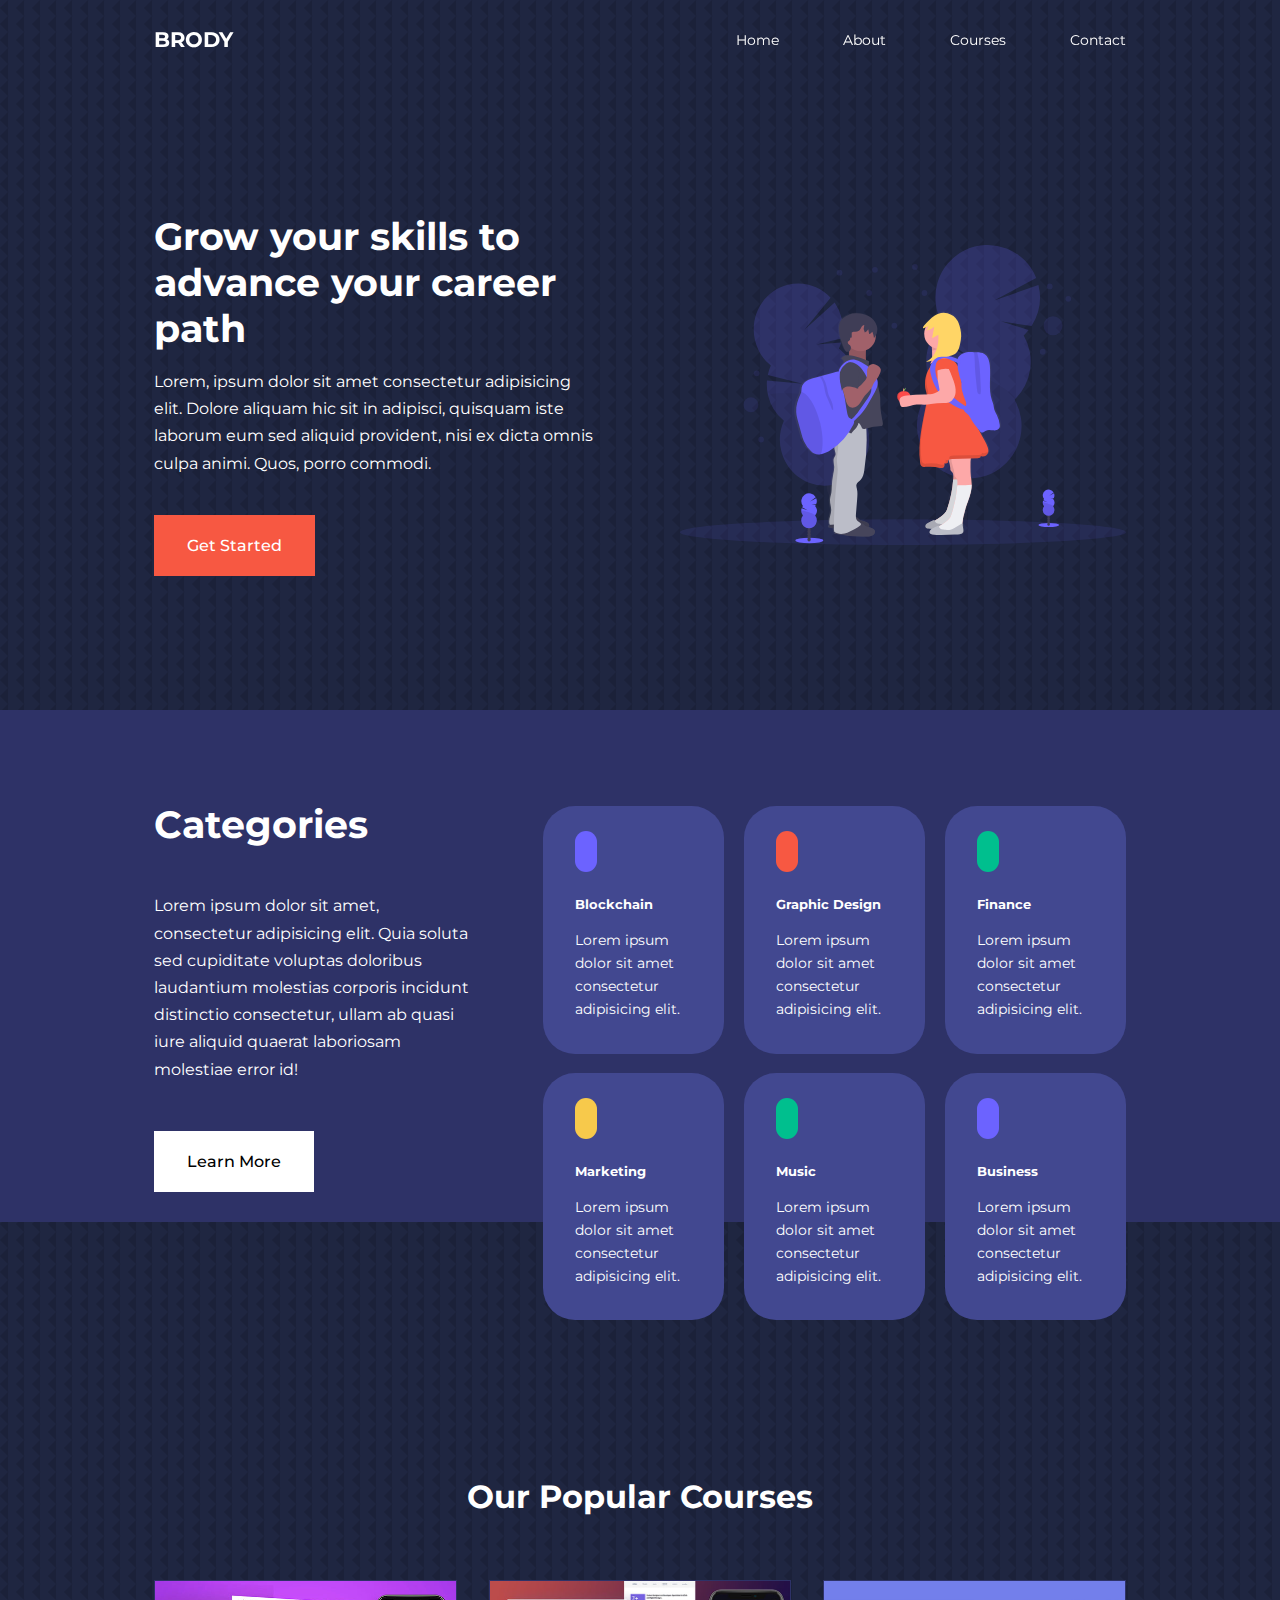
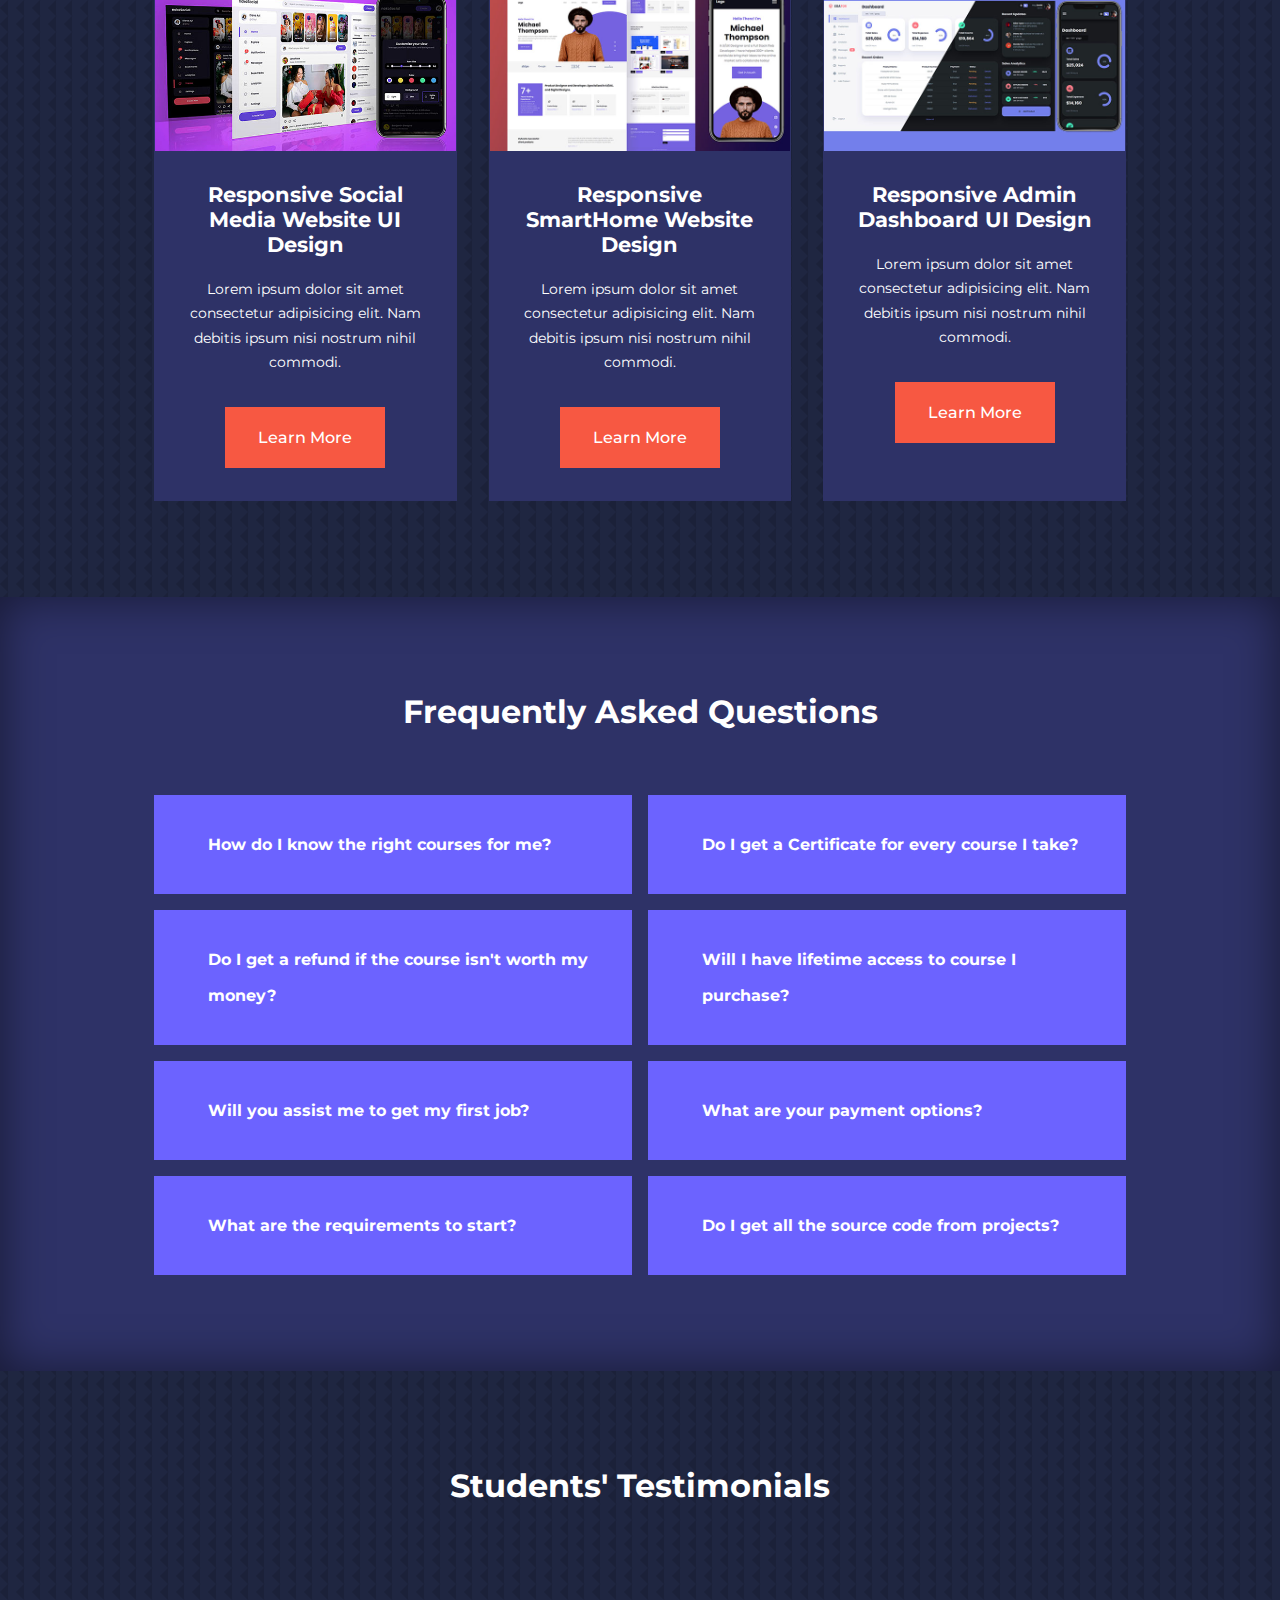
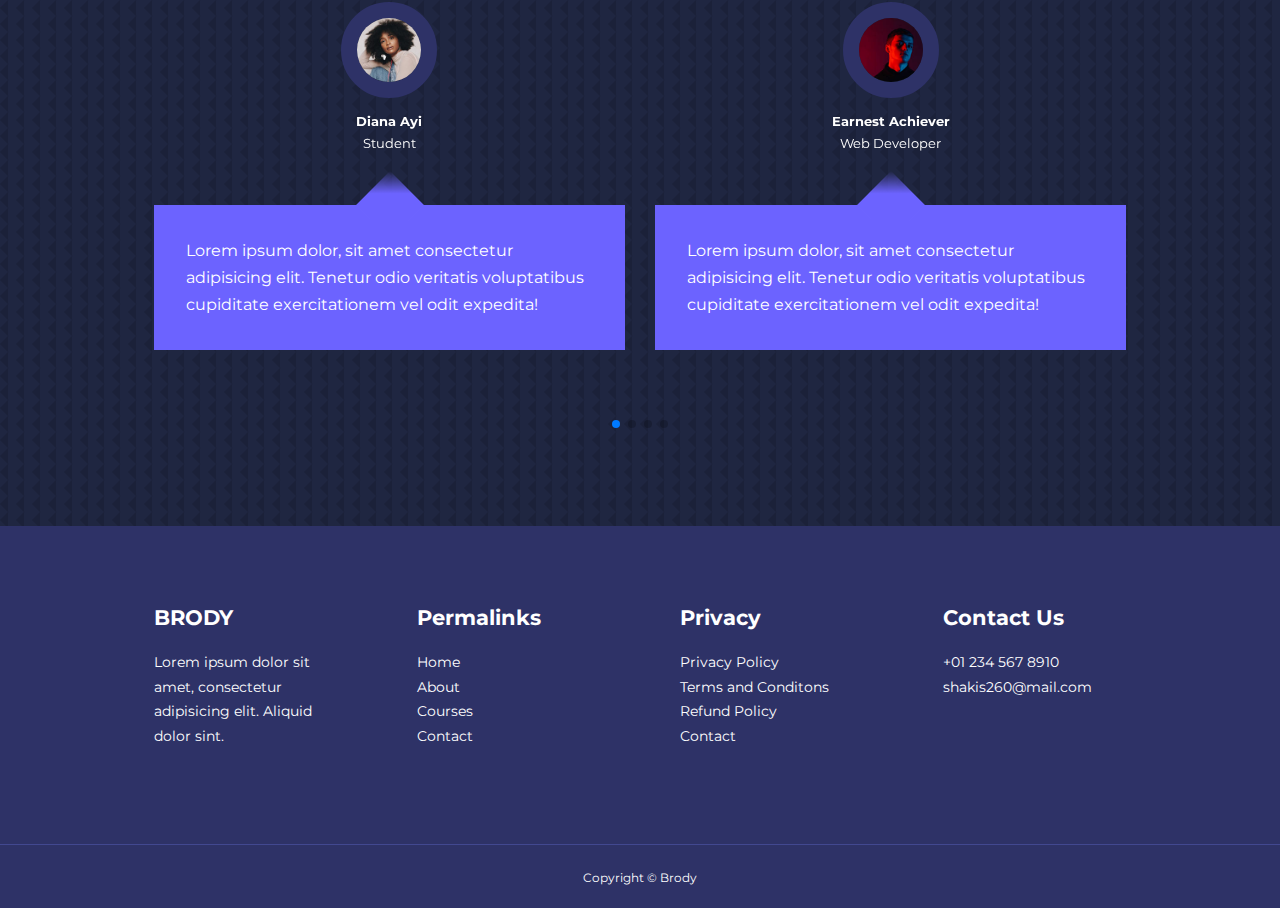
<file: index.html>
<!DOCTYPE html>
<html lang="en">
    <head>
        <!-- character set -->
        <meta charset="UTF-8" />
        <meta http-equiv="X-UA-Compatible" content="IE=edge" />
        <!-- meta viewport tag -->
        <meta name="viewport" content="width=device-width, initial-scale=1.0" />
        <!-- page title -->
        <title>Education Resources</title>
        <!-- fav icon - in website tab -->
        <link rel="shortcut icon" href="favicon.ico">
        <!-- iconscout CSS -->
        <link rel="stylesheet" href="https://unicons.iconscout.com/release/v2.1.6/css/unicons.css">
        <!-- google font -->
        <link rel="preconnect" href="https://fonts.googleapis.com">
        <link rel="preconnect" href="https://fonts.gstatic.com" crossorigin>
        <link href="https://fonts.googleapis.com/css2?family=Montserrat:wght@300;400;500;600;700;800;900&display=swap" rel="stylesheet">
        <!-- swiper CSS -->
        <link rel="stylesheet" href="https://unpkg.com/swiper@8/swiper-bundle.min.css">
        <!-- custom CSS -->
        <link rel="stylesheet" href="css/main.css">
    </head>
    <body>

        <!-- ======================================
            START OF NAVBAR
        ======================================= -->
        <nav>
            <div class="container nav__container">
                <a href="index.html"><h4>BRODY</h4></a>
                <ul class="nav__menu">
                    <li><a href="index.html">Home</a></li>
                    <li><a href="about.html">About</a></li>
                    <li><a href="courses.html">Courses</a></li>
                    <li><a href="contact.html">Contact</a></li>
                </ul>
                <button id="open-menu-btn"><i class="uil uil-bars"></i></button>
                <button id="close-menu-btn"><i class="uil uil-multiply"></i></button>
            </div>
        </nav>
        <!-- ======================================
            END OF NAVBAR
        ======================================= -->

        <!-- ======================================
            START OF HERO HEADER
        ======================================= -->
        <header>
            <div class="container header__container">
                <div class="header__left">
                    <h1>Grow your skills to advance your career path</h1>
                    <p>Lorem, ipsum dolor sit amet consectetur adipisicing elit. Dolore aliquam hic sit in adipisci, quisquam iste laborum eum sed aliquid provident, nisi ex dicta omnis culpa animi. Quos, porro commodi.</p>
                    <a href="courses.html" class="btn btn-primary">Get Started</a>
                </div>

                <div class="header__right">
                    <div class="header__right-image">
                        <img src="./img/header.svg" alt="">
                    </div>
                </div>
            </div>
        </header>
        <!-- ======================================
            END OF HERO HEADER
        ======================================= -->

        <!-- ======================================
            START OF CATEGORIES
        ======================================= -->
        <section class="categories">
            <div class="container categories__container">
                <div class="categories__left">
                    <h1>Categories</h1>
                    <p>
                        Lorem ipsum dolor sit amet, consectetur adipisicing elit. Quia soluta sed cupiditate voluptas doloribus laudantium molestias corporis incidunt distinctio consectetur, ullam ab quasi iure aliquid quaerat laboriosam molestiae error id!
                    </p>
                    <a href="#" class="btn">Learn More</a>
                </div>
                <div class="categories__right">
                    <article class="category">
                        <span class="category__icon"><i class="uil uil-bitcoin-circle"></i></span>
                        <h5>Blockchain</h5>
                        <p>Lorem ipsum dolor sit amet consectetur adipisicing elit.</p>
                    </article>
                    <article class="category">
                        <span class="category__icon"><i class="uil uil-palette"></i></span>
                        <h5>Graphic Design</h5>
                        <p>Lorem ipsum dolor sit amet consectetur adipisicing elit.</p>
                    </article>
                    <article class="category">
                        <span class="category__icon"><i class="uil uil-usd-circle"></i></span>
                        <h5>Finance</h5>
                        <p>Lorem ipsum dolor sit amet consectetur adipisicing elit.</p>
                    </article>
                    <article class="category">
                        <span class="category__icon"><i class="uil uil-megaphone"></i></span>
                        <h5>Marketing</h5>
                        <p>Lorem ipsum dolor sit amet consectetur adipisicing elit.</p>
                    </article>
                    <article class="category">
                        <span class="category__icon"><i class="uil uil-music"></i></span>
                        <h5>Music</h5>
                        <p>Lorem ipsum dolor sit amet consectetur adipisicing elit.</p>
                    </article>
                    <article class="category">
                        <span class="category__icon"><i class="uil uil-puzzle-piece"></i></span>
                        <h5>Business</h5>
                        <p>Lorem ipsum dolor sit amet consectetur adipisicing elit.</p>
                    </article>
                </div>
            </div>
        </section>
        <!-- ======================================
            END OF CATEGORIES
        ======================================= -->

        <!-- ======================================
            START OF COURSES
        ======================================= -->
        <section class="courses">
            <h2>Our Popular Courses</h2>
            <div class="container courses__container">
                <article class="course">
                    <div class="course__image">
                        <img src="./img/course1.jpg" alt="#">
                    </div>
                    <div class="course__info">
                        <h4>Responsive Social Media Website UI Design</h4>
                        <p>
                            Lorem ipsum dolor sit amet consectetur adipisicing elit. Nam debitis ipsum nisi nostrum nihil commodi.
                        </p>
                        <a href="course.html" class="btn btn-primary">Learn More</a>
                    </div>
                </article>

                <article class="course">
                    <div class="course__image">
                        <img src="./img/course2.jpg" alt="#">
                    </div>
                    <div class="course__info">
                        <h4>Responsive SmartHome Website Design</h4>
                        <p>
                            Lorem ipsum dolor sit amet consectetur adipisicing elit. Nam debitis ipsum nisi nostrum nihil commodi.
                        </p>
                        <a href="course.html" class="btn btn-primary">Learn More</a>
                    </div>
                </article>

                <article class="course">
                    <div class="course__image">
                        <img src="./img/course3.jpg" alt="#">
                    </div>
                    <div class="course__info">
                        <h4>Responsive Admin Dashboard UI Design</h4>
                        <p>
                            Lorem ipsum dolor sit amet consectetur adipisicing elit. Nam debitis ipsum nisi nostrum nihil commodi.
                        </p>
                        <a href="course.html" class="btn btn-primary">Learn More</a>
                    </div>
                </article>
            </div>
        </section>
        <!-- ======================================
            END OF COURSES
        ======================================= -->

        <!-- ======================================
            START OF FAQS
        ======================================= -->
        <section class="faqs">
            <h2 class="text-center">Frequently Asked Questions</h2>
            <div class="container faqs__container">
                <article class="faq">
                    <div class="faq__icon">
                        <i class="uil uil-plus"></i>
                    </div>
                    <div class="question__answer">
                        <h4>How do I know the right courses for me?</h4>
                        <p>
                            Lorem ipsum dolor sit amet consectetur adipisicing elit. Nesciunt animi veniam, enim necessitatibus qui nihil, numquam blanditiis.
                        </p>
                    </div>
                </article>

                <article class="faq">
                    <div class="faq__icon">
                        <i class="uil uil-plus"></i>
                    </div>
                    <div class="question__answer">
                        <h4>Do I get a Certificate for every course I take?</h4>
                        <p>
                            Lorem ipsum dolor sit amet consectetur adipisicing elit. Nesciunt animi veniam, enim necessitatibus qui nihil, numquam blanditiis.
                        </p>
                    </div>
                </article>

                <article class="faq">
                    <div class="faq__icon">
                        <i class="uil uil-plus"></i>
                    </div>
                    <div class="question__answer">
                        <h4>Do I get a refund if the course isn't worth my money?</h4>
                        <p>
                            Lorem ipsum dolor sit amet consectetur adipisicing elit. Nesciunt animi veniam, enim necessitatibus qui nihil, numquam blanditiis.
                        </p>
                    </div>
                </article>

                <article class="faq">
                    <div class="faq__icon">
                        <i class="uil uil-plus"></i>
                    </div>
                    <div class="question__answer">
                        <h4>Will I have lifetime access to course I purchase?</h4>
                        <p>
                            Lorem ipsum dolor sit amet consectetur adipisicing elit. Nesciunt animi veniam, enim necessitatibus qui nihil, numquam blanditiis.
                        </p>
                    </div>
                </article>

                <article class="faq">
                    <div class="faq__icon">
                        <i class="uil uil-plus"></i>
                    </div>
                    <div class="question__answer">
                        <h4>Will you assist me to get my first job?</h4>
                        <p>
                            Lorem ipsum dolor sit amet consectetur adipisicing elit. Nesciunt animi veniam, enim necessitatibus qui nihil, numquam blanditiis.
                        </p>
                    </div>
                </article>

                <article class="faq">
                    <div class="faq__icon">
                        <i class="uil uil-plus"></i>
                    </div>
                    <div class="question__answer">
                        <h4>What are your payment options?</h4>
                        <p>
                            Lorem ipsum dolor sit amet consectetur adipisicing elit. Nesciunt animi veniam, enim necessitatibus qui nihil, numquam blanditiis.
                        </p>
                    </div>
                </article>

                <article class="faq">
                    <div class="faq__icon">
                        <i class="uil uil-plus"></i>
                    </div>
                    <div class="question__answer">
                        <h4>What are the requirements to start?</h4>
                        <p>
                            Lorem ipsum dolor sit amet consectetur adipisicing elit. Nesciunt animi veniam, enim necessitatibus qui nihil, numquam blanditiis.
                        </p>
                    </div>
                </article>

                <article class="faq">
                    <div class="faq__icon">
                        <i class="uil uil-plus"></i>
                    </div>
                    <div class="question__answer">
                        <h4>Do I get all the source code from projects?</h4>
                        <p>
                            Lorem ipsum dolor sit amet consectetur adipisicing elit. Nesciunt animi veniam, enim necessitatibus qui nihil, numquam blanditiis.
                        </p>
                    </div>
                </article>
            </div>
        </section>
        <!-- ======================================
            END OF FAQS
        ======================================= -->

        <!-- ======================================
            START OF TESTIMONIALS
        ======================================= -->
        <section class="container testimonials__container mySwiper">
            <h2>Students' Testimonials</h2>
            <div class="swiper-wrapper">
                <article class="testimonial swiper-slide">
                    <div class="avatar">
                        <img src="./img/avatar1.jpg" alt="">
                    </div>
                    <div class="testimonial__info">
                        <h5>Diana Ayi</h5>
                        <small>Student</small>
                    </div>
                    <div class="testimonial__body">
                        <p>
                            Lorem ipsum dolor, sit amet consectetur adipisicing elit. Tenetur odio veritatis voluptatibus cupiditate exercitationem vel odit expedita!
                        </p>
                    </div>
                </article>

                <article class="testimonial swiper-slide">
                    <div class="avatar">
                        <img src="./img/avatar2.jpg" alt="">
                    </div>
                    <div class="testimonial__info">
                        <h5>Earnest Achiever</h5>
                        <small>Web Developer</small>
                    </div>
                    <div class="testimonial__body">
                        <p>
                            Lorem ipsum dolor, sit amet consectetur adipisicing elit. Tenetur odio veritatis voluptatibus cupiditate exercitationem vel odit expedita!
                        </p>
                    </div>
                </article>

                <article class="testimonial swiper-slide">
                    <div class="avatar">
                        <img src="./img/avatar3.jpg" alt="">
                    </div>
                    <div class="testimonial__info">
                        <h5>Edem Quist</h5>
                        <small>Student</small>
                    </div>
                    <div class="testimonial__body">
                        <p>
                            Lorem ipsum dolor, sit amet consectetur adipisicing elit. Tenetur odio veritatis voluptatibus cupiditate exercitationem vel odit expedita!
                        </p>
                    </div>
                </article>

                <article class="testimonial swiper-slide">
                    <div class="avatar">
                        <img src="./img/avatar4.jpg" alt="">
                    </div>
                    <div class="testimonial__info">
                        <h5>Hajia Bintu</h5>
                        <small>Student</small>
                    </div>
                    <div class="testimonial__body">
                        <p>
                            Lorem ipsum dolor, sit amet consectetur adipisicing elit. Tenetur odio veritatis voluptatibus cupiditate exercitationem vel odit expedita!
                        </p>
                    </div>
                </article>

                <article class="testimonial swiper-slide">
                    <div class="avatar">
                        <img src="./img/avatar5.jpg" alt="">
                    </div>
                    <div class="testimonial__info">
                        <h5>Jane Doe</h5>
                        <small>Web Developer</small>
                    </div>
                    <div class="testimonial__body">
                        <p>
                            Lorem ipsum dolor, sit amet consectetur adipisicing elit. Tenetur odio veritatis voluptatibus cupiditate exercitationem vel odit expedita!
                        </p>
                    </div>
                </article>
            </div>
            <div class="swiper-pagination"></div>
        </section>
        <!-- ======================================
            END OF TESTIMONIALS
        ======================================= -->

        <!-- ======================================
            START OF FOOTER
        ======================================= -->
        <footer class="footer">
            <div class="container footer__container">
                <div class="footer__1">
                    <a href="index.html" class="footer__logo">
                        <h4>BRODY</h4>
                    </a>
                    <p>Lorem ipsum dolor sit amet, consectetur adipisicing elit. Aliquid dolor sint.</p>
                </div>
                
                <div class="footer__2">
                    <h4>Permalinks</h4>
                    <ul class="permalinks">
                        <li><a href="index.html">Home</a></li>
                        <li><a href="about.html">About</a></li>
                        <li><a href="courses.html">Courses</a></li>
                        <li><a href="contact.html">Contact</a></li>
                    </ul>
                </div>

                <div class="footer__3">
                    <h4>Privacy</h4>
                    <ul class="privacy">
                        <li><a href="#">Privacy Policy</a></li>
                        <li><a href="#">Terms and Conditons</a></li>
                        <li><a href="#">Refund Policy</a></li>
                        <li><a href="#">Contact</a></li>
                    </ul>
                </div>

                <div class="footer__4">
                    <h4>Contact Us</h4>
                    <div>
                        <p>
                            <a href="tel:+01234567810">+01 234 567 8910</a>
                        </p>
                        <p>
                            <a href="mail:shakis260@mail.com">shakis260@mail.com</a>
                        </p>
                    </div>
                    <ul class="footer__socials">
                        <li>
                            <a href="#"><i class="uil uil-facebook-f"></i></a>
                        </li>
                        <li>
                            <a href="#"><i class="uil uil-instagram-alt"></i></a>
                        </li>
                        <li>
                            <a href="#"><i class="uil uil-twitter"></i></a>
                        </li>
                        <li>
                            <a href="#"><i class="uil uil-linkedin-alt"></i></a>
                        </li>
                    </ul>
                </div>
            </div>
            <div class="footer__copyright">
                <small>Copyright &copy Brody</small>
            </div>
        </footer>
        <!-- ======================================
            END OF FOOTER
        ======================================= -->

        <!-- jQuery -->
        <!-- <script src="https://cdnjs.cloudflare.com/ajax/libs/jquery/3.3.1/jquery.min.js"></script> -->
        <!-- swiper JS -->
        <script src="https://unpkg.com/swiper@8/swiper-bundle.min.js"></script>
        <script>
            // show/hide faq answers
            const faqs = document.querySelectorAll('.faq');
            let faqactive = false;

            faqs.forEach(faq => {
                faq.addEventListener('click', () => {
                    faq.classList.toggle('open');

                    // change icon
                    const icon = faq.querySelector('.faq__icon i');
                    if(icon.className === 'uil uil-plus') {
                        icon.className = 'uil uil-minus';
                    } else {
                        icon.className = 'uil uil-plus';
                    }
                });
            });

            // swiper testimonials
            var swiper = new Swiper(".mySwiper", {
                slidesPerView: 1,
                spaceBetween: 30,
                pagination: {
                    el: ".swiper-pagination",
                    clickable: true,
                },
                breakpoints :{
                    600: {
                        slidesPerView: 2
                    }
                }
            });
        </script>
        <!-- custom JS -->
        <script src="js/main.js"></script>
        
    </body>
</html>
</file>
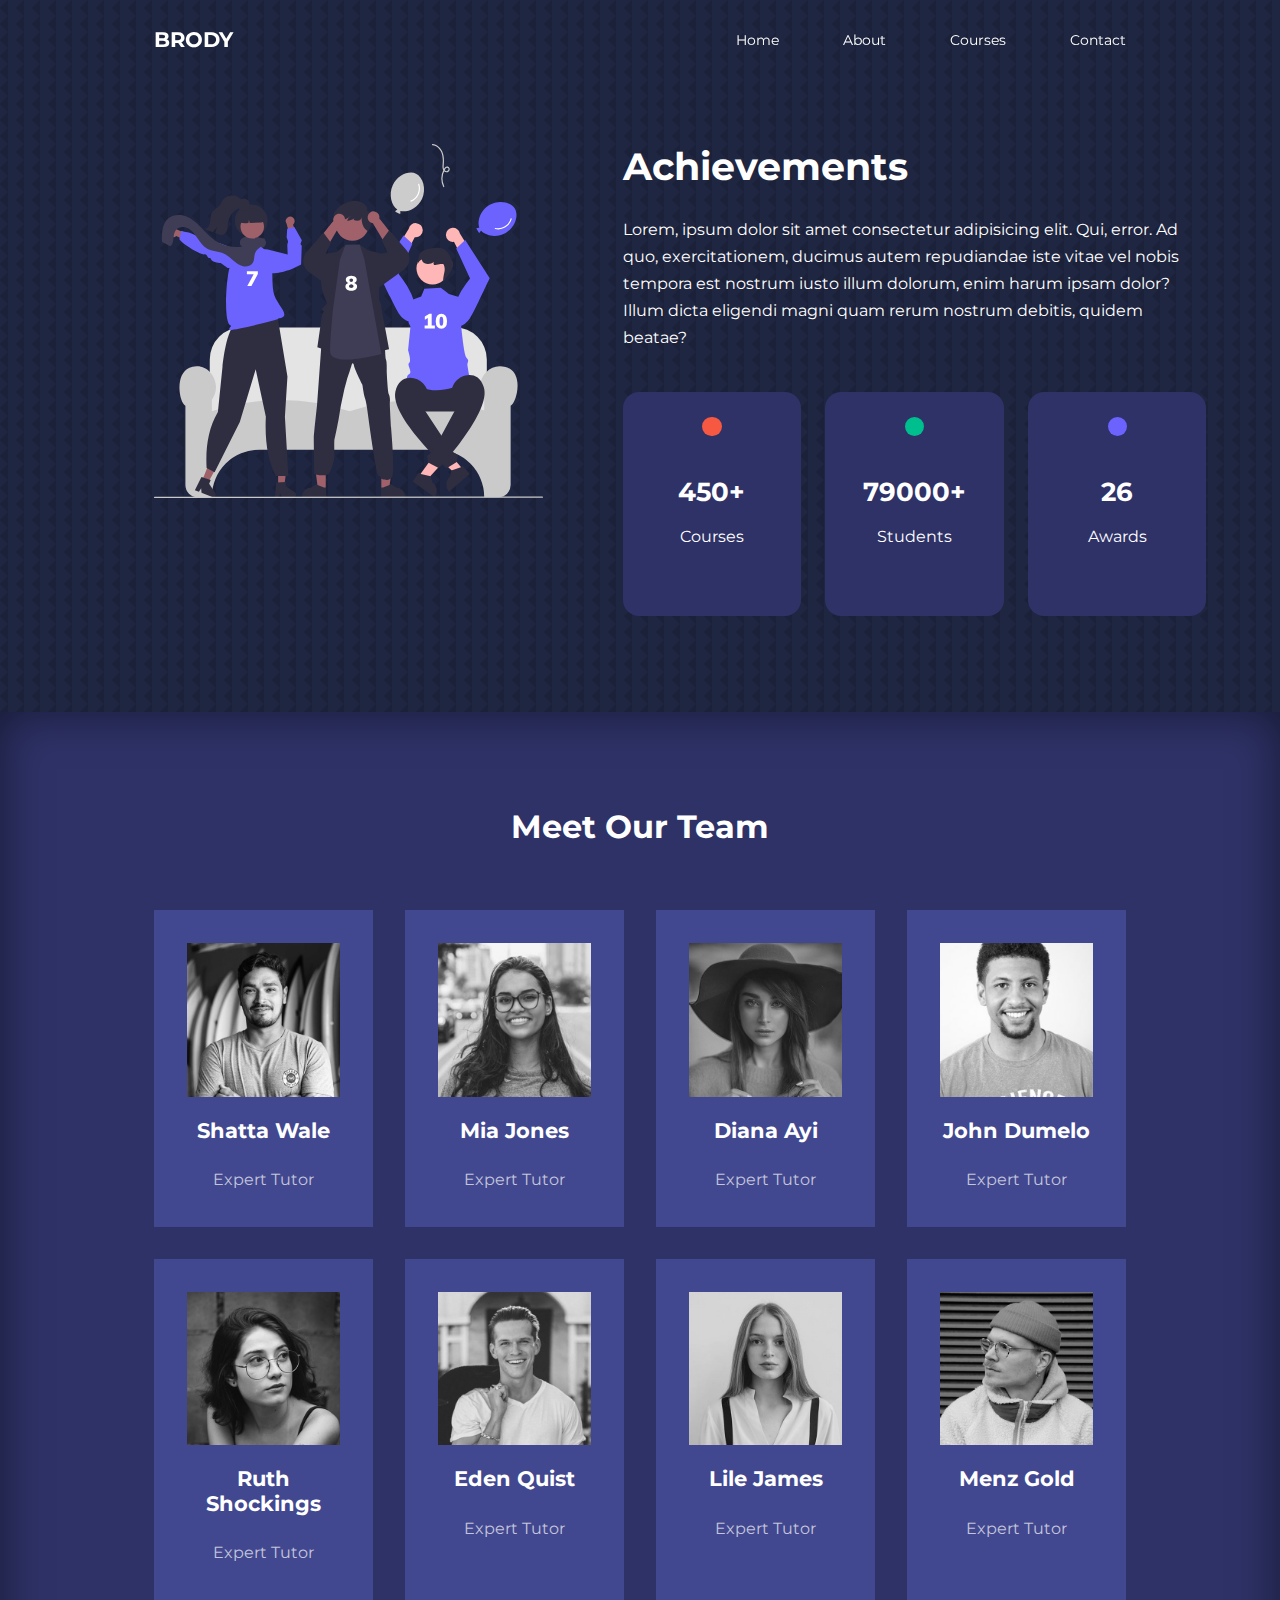
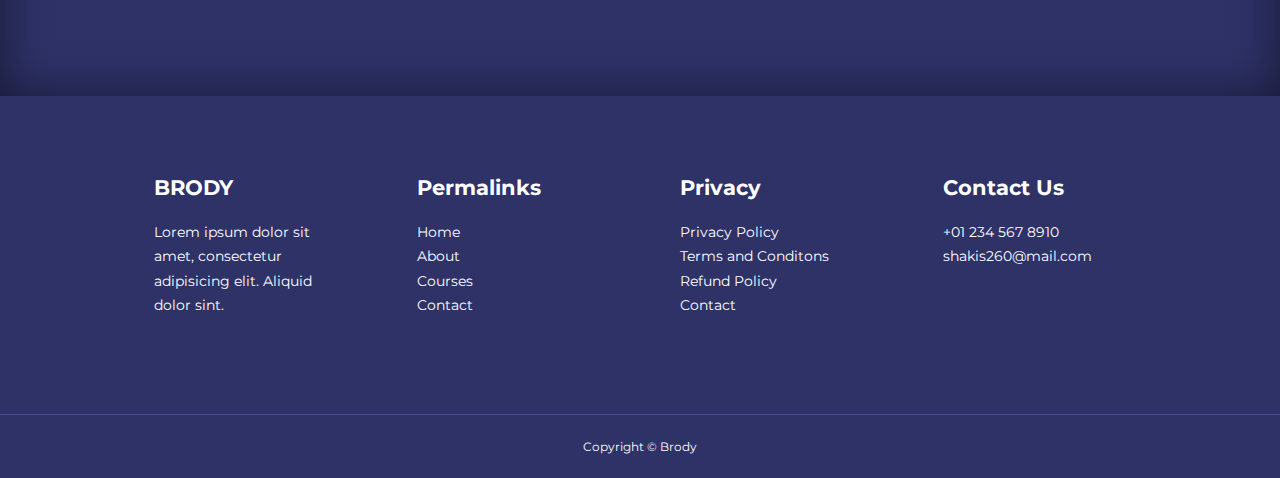
<file: about.html>
<!DOCTYPE html>
<html lang="en">
    <head>
        <!-- character set -->
        <meta charset="UTF-8" />
        <meta http-equiv="X-UA-Compatible" content="IE=edge" />
        <!-- meta viewport tag -->
        <meta name="viewport" content="width=device-width, initial-scale=1.0" />
        <!-- page title -->
        <title>About Page - Education Resources</title>
        <!-- fav icon - in website tab -->
        <link rel="shortcut icon" href="favicon.ico">
        <!-- iconscout CSS -->
        <link rel="stylesheet" href="https://unicons.iconscout.com/release/v2.1.6/css/unicons.css">
        <!-- google font -->
        <link rel="preconnect" href="https://fonts.googleapis.com">
        <link rel="preconnect" href="https://fonts.gstatic.com" crossorigin>
        <link href="https://fonts.googleapis.com/css2?family=Montserrat:wght@300;400;500;600;700;800;900&display=swap" rel="stylesheet">
        <!-- custom CSS -->
        <link rel="stylesheet" href="css/main.css">
        <link rel="stylesheet" href="css/about.css">
    </head>
    <body>

        <!-- ======================================
            START OF NAVBAR
        ======================================= -->
        <nav>
            <div class="container nav__container">
                <a href="index.html"><h4>BRODY</h4></a>
                <ul class="nav__menu">
                    <li><a href="index.html">Home</a></li>
                    <li><a href="about.html">About</a></li>
                    <li><a href="courses.html">Courses</a></li>
                    <li><a href="contact.html">Contact</a></li>
                </ul>
                <button id="open-menu-btn"><i class="uil uil-bars"></i></button>
                <button id="close-menu-btn"><i class="uil uil-multiply"></i></button>
            </div>
        </nav>
        <!-- ======================================
            END OF NAVBAR
        ======================================= -->

        <!-- ======================================
            START OF ABOUT ACHIEVEMENTS
        ======================================= -->  
        <section class="about__achievements">
            <div class="container about__achievements-container">
                <div class="about__achievements-left">
                    <img src="./img/about achievements.svg" alt="">
                </div>
                <div class="about__achievements-right">
                    <h1>Achievements</h1>
                    <p>
                        Lorem, ipsum dolor sit amet consectetur adipisicing elit. Qui, error. Ad quo, exercitationem, ducimus autem repudiandae iste vitae vel nobis tempora est nostrum iusto illum dolorum, enim harum ipsam dolor? Illum dicta eligendi magni quam rerum nostrum debitis, quidem beatae?
                    </p>
                    <div class="achievements__cards">
                        <article class="achievement__card">
                            <span class="achievement__icon">
                                <i class="uil uil-video"></i>
                            </span>
                            <h3>450+</h3>
                            <p>Courses</p>
                        </article>

                        <article class="achievement__card">
                            <span class="achievement__icon">
                                <i class="uil uil-users-alt"></i>
                            </span>
                            <h3>79000+</h3>
                            <p>Students</p>
                        </article>

                        <article class="achievement__card">
                            <span class="achievement__icon">
                                <i class="uil uil-trophy"></i>
                            </span>
                            <h3>26</h3>
                            <p>Awards</p>
                        </article>
                    </div>
                </div>
            </div>
        </section>
        <!-- ======================================
            END OF ABOUT ACHIEVEMENTS
        ======================================= -->   
        
        <!-- ======================================
            START OF ABOUT TEAM
        ======================================= --> 
        <section class="team">
            <h2>Meet Our Team</h2>
            <div class="container team__container">
                <article class="team__member">
                    <div class="team__member-image">
                        <img src="./img/tm1.jpg">
                    </div>
                    <div class="team__member-info">
                        <h4>Shatta Wale</h4>
                        <p>Expert Tutor</p>
                    </div>
                    <div class="team__member-socials">
                        <a href="#">
                            <i class="uil uil-instagram"></i>
                        </a>
                        <a href="#">
                            <i class="uil uil-twitter-alt"></i>
                        </a>
                        <a href="#">
                            <i class="uil uil-linkedin-alt"></i>
                        </a>
                    </div>
                </article>

                <article class="team__member">
                    <div class="team__member-image">
                        <img src="./img/tm2.jpg">
                    </div>
                    <div class="team__member-info">
                        <h4>Mia Jones</h4>
                        <p>Expert Tutor</p>
                    </div>
                    <div class="team__member-socials">
                        <a href="#">
                            <i class="uil uil-instagram"></i>
                        </a>
                        <a href="#">
                            <i class="uil uil-twitter-alt"></i>
                        </a>
                        <a href="#">
                            <i class="uil uil-linkedin-alt"></i>
                        </a>
                    </div>
                </article>

                <article class="team__member">
                    <div class="team__member-image">
                        <img src="./img/tm3.jpg">
                    </div>
                    <div class="team__member-info">
                        <h4>Diana Ayi</h4>
                        <p>Expert Tutor</p>
                    </div>
                    <div class="team__member-socials">
                        <a href="#">
                            <i class="uil uil-instagram"></i>
                        </a>
                        <a href="#">
                            <i class="uil uil-twitter-alt"></i>
                        </a>
                        <a href="#">
                            <i class="uil uil-linkedin-alt"></i>
                        </a>
                    </div>
                </article>

                <article class="team__member">
                    <div class="team__member-image">
                        <img src="./img/tm4.jpg">
                    </div>
                    <div class="team__member-info">
                        <h4>John Dumelo</h4>
                        <p>Expert Tutor</p>
                    </div>
                    <div class="team__member-socials">
                        <a href="#">
                            <i class="uil uil-instagram"></i>
                        </a>
                        <a href="#">
                            <i class="uil uil-twitter-alt"></i>
                        </a>
                        <a href="#">
                            <i class="uil uil-linkedin-alt"></i>
                        </a>
                    </div>
                </article>

                <article class="team__member">
                    <div class="team__member-image">
                        <img src="./img/tm5.jpg">
                    </div>
                    <div class="team__member-info">
                        <h4>Ruth Shockings</h4>
                        <p>Expert Tutor</p>
                    </div>
                    <div class="team__member-socials">
                        <a href="#">
                            <i class="uil uil-instagram"></i>
                        </a>
                        <a href="#">
                            <i class="uil uil-twitter-alt"></i>
                        </a>
                        <a href="#">
                            <i class="uil uil-linkedin-alt"></i>
                        </a>
                    </div>
                </article>

                <article class="team__member">
                    <div class="team__member-image">
                        <img src="./img/tm6.jpg">
                    </div>
                    <div class="team__member-info">
                        <h4>Eden Quist</h4>
                        <p>Expert Tutor</p>
                    </div>
                    <div class="team__member-socials">
                        <a href="#">
                            <i class="uil uil-instagram"></i>
                        </a>
                        <a href="#">
                            <i class="uil uil-twitter-alt"></i>
                        </a>
                        <a href="#">
                            <i class="uil uil-linkedin-alt"></i>
                        </a>
                    </div>
                </article>

                <article class="team__member">
                    <div class="team__member-image">
                        <img src="./img/tm7.jpg">
                    </div>
                    <div class="team__member-info">
                        <h4>Lile James</h4>
                        <p>Expert Tutor</p>
                    </div>
                    <div class="team__member-socials">
                        <a href="#">
                            <i class="uil uil-instagram"></i>
                        </a>
                        <a href="#">
                            <i class="uil uil-twitter-alt"></i>
                        </a>
                        <a href="#">
                            <i class="uil uil-linkedin-alt"></i>
                        </a>
                    </div>
                </article>

                <article class="team__member">
                    <div class="team__member-image">
                        <img src="./img/tm8.jpg">
                    </div>
                    <div class="team__member-info">
                        <h4>Menz Gold</h4>
                        <p>Expert Tutor</p>
                    </div>
                    <div class="team__member-socials">
                        <a href="#">
                            <i class="uil uil-instagram"></i>
                        </a>
                        <a href="#">
                            <i class="uil uil-twitter-alt"></i>
                        </a>
                        <a href="#">
                            <i class="uil uil-linkedin-alt"></i>
                        </a>
                    </div>
                </article>

            </div>
        </section>
        <!-- ======================================
            END OF ABOUT TEAM
        ======================================= -->  

        <!-- ======================================
            START OF FOOTER
        ======================================= -->
        <footer class="footer">
            <div class="container footer__container">
                <div class="footer__1">
                    <a href="index.html" class="footer__logo">
                        <h4>BRODY</h4>
                    </a>
                    <p>Lorem ipsum dolor sit amet, consectetur adipisicing elit. Aliquid dolor sint.</p>
                </div>
                
                <div class="footer__2">
                    <h4>Permalinks</h4>
                    <ul class="permalinks">
                        <li><a href="index.html">Home</a></li>
                        <li><a href="about.html">About</a></li>
                        <li><a href="courses.html">Courses</a></li>
                        <li><a href="contact.html">Contact</a></li>
                    </ul>
                </div>

                <div class="footer__3">
                    <h4>Privacy</h4>
                    <ul class="privacy">
                        <li><a href="#">Privacy Policy</a></li>
                        <li><a href="#">Terms and Conditons</a></li>
                        <li><a href="#">Refund Policy</a></li>
                        <li><a href="#">Contact</a></li>
                    </ul>
                </div>

                <div class="footer__4">
                    <h4>Contact Us</h4>
                    <div>
                        <p>
                            <a href="tel:+01234567810">+01 234 567 8910</a>
                        </p>
                        <p>
                            <a href="mail:shakis260@mail.com">shakis260@mail.com</a>
                        </p>
                    </div>
                    <ul class="footer__socials">
                        <li>
                            <a href="#"><i class="uil uil-facebook-f"></i></a>
                        </li>
                        <li>
                            <a href="#"><i class="uil uil-instagram-alt"></i></a>
                        </li>
                        <li>
                            <a href="#"><i class="uil uil-twitter"></i></a>
                        </li>
                        <li>
                            <a href="#"><i class="uil uil-linkedin-alt"></i></a>
                        </li>
                    </ul>
                </div>
            </div>
            <div class="footer__copyright">
                <small>Copyright &copy Brody</small>
            </div>
        </footer>
        <!-- ======================================
            END OF FOOTER
        ======================================= -->

        <!-- custom JS -->
        <script src="js/main.js"></script>
        
    </body>
</html>
</file>
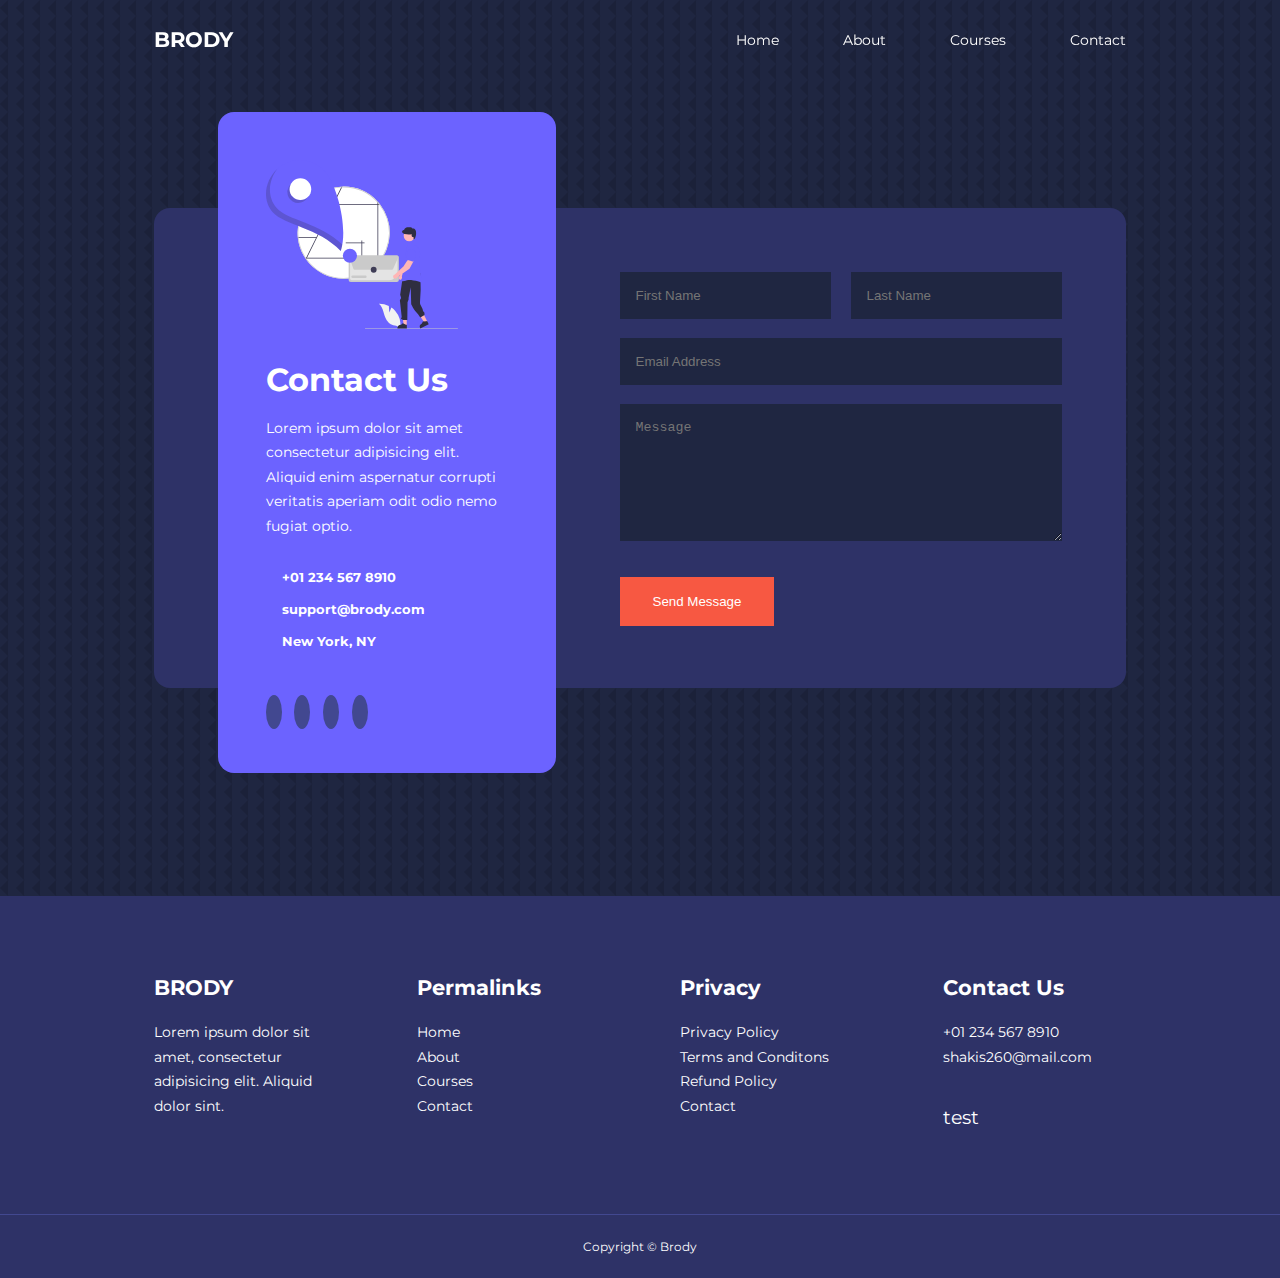
<file: contact.html>
<!DOCTYPE html>
<html lang="en">
    <head>
        <!-- character set -->
        <meta charset="UTF-8" />
        <meta http-equiv="X-UA-Compatible" content="IE=edge" />
        <!-- meta viewport tag -->
        <meta name="viewport" content="width=device-width, initial-scale=1.0" />
        <!-- page title -->
        <title>Contact Page - Education Resources</title>
        <!-- fav icon - in website tab -->
        <link rel="shortcut icon" href="favicon.ico">
        <!-- iconscout CSS -->
        <link rel="stylesheet" href="https://unicons.iconscout.com/release/v2.1.6/css/unicons.css">
        <!-- google font -->
        <link rel="preconnect" href="https://fonts.googleapis.com">
        <link rel="preconnect" href="https://fonts.gstatic.com" crossorigin>
        <link href="https://fonts.googleapis.com/css2?family=Montserrat:wght@300;400;500;600;700;800;900&display=swap" rel="stylesheet">
        <!-- custom CSS -->
        <link rel="stylesheet" href="css/main.css">
        <link rel="stylesheet" href="css/contact.css">
    </head>
    <body>

        <!-- ======================================
            START OF NAVBAR
        ======================================= -->
        <nav>
            <div class="container nav__container">
                <a href="index.html"><h4>BRODY</h4></a>
                <ul class="nav__menu">
                    <li><a href="index.html">Home</a></li>
                    <li><a href="about.html">About</a></li>
                    <li><a href="courses.html">Courses</a></li>
                    <li><a href="contact.html">Contact</a></li>
                </ul>
                <button id="open-menu-btn"><i class="uil uil-bars"></i></button>
                <button id="close-menu-btn"><i class="uil uil-multiply"></i></button>
            </div>
        </nav>
        <!-- ======================================
            END OF NAVBAR
        ======================================= --> 
        
        <!-- ======================================
            START OF CONTACT
        ======================================= -->
        <section class="contact">
            <div class="container contact__container">
                <aside class="contact__aside">
                    <div class="aside__image">
                        <img src="./img/contact.svg">
                    </div>
                    <h2>Contact Us</h2>
                    <p>
                        Lorem ipsum dolor sit amet consectetur adipisicing elit. Aliquid enim aspernatur corrupti veritatis aperiam odit odio nemo fugiat optio.
                    </p>
                    <ul class="contact__details">
                        <li>
                            <i class="uil uil-phone-times"></i>
                            <h5>+01 234 567 8910</h5>
                        </li>
                        <li>
                            <i class="uil uil-envelope"></i>
                            <h5>support@brody.com</h5>
                        </li>
                        <li>
                            <i class="uil uil-location-point"></i>
                            <h5>New York, NY</h5>
                        </li>
                    </ul>
                    <ul class="contact__socials">
                        <li><a href="#"><i class="uil uil-facebook-f"></i></a></li>
                        <li><a href="#"><i class="uil uil-instagram"></i></a></li>
                        <li><a href="#"><i class="uil uil-twitter"></i></a></li>
                        <li><a href="#"><i class="uil uil-linkedin-alt"></i></a></li>
                    </ul>
                </aside>

                <form action="https://formspree.io/f/xknyeold" method="POST" class="contact__form"> 
                    <div class="form__name">
                        <input type="text" name="first_name" placeholder="First Name" required>
                        <input type="text" name="last_name" placeholder="Last Name" required>
                    </div>
                    <input type="email" name="email_address" placeholder="Email Address" required>
                    <textarea name="Message" placeholder="Message" rows="7" required></textarea>
                    <button type="submit" class="btn btn-primary">Send Message</button>
                </form>
            </div>
        </section>
        <!-- ======================================
            END OF CONTACT
        ======================================= -->

        <!-- ======================================
            START OF FOOTER
        ======================================= -->
        <footer class="footer">
            <div class="container footer__container">
                <div class="footer__1">
                    <a href="index.html" class="footer__logo">
                        <h4>BRODY</h4>
                    </a>
                    <p>Lorem ipsum dolor sit amet, consectetur adipisicing elit. Aliquid dolor sint.</p>
                </div>
                
                <div class="footer__2">
                    <h4>Permalinks</h4>
                    <ul class="permalinks">
                        <li><a href="index.html">Home</a></li>
                        <li><a href="about.html">About</a></li>
                        <li><a href="courses.html">Courses</a></li>
                        <li><a href="contact.html">Contact</a></li>
                    </ul>
                </div>

                <div class="footer__3">
                    <h4>Privacy</h4>
                    <ul class="privacy">
                        <li><a href="#">Privacy Policy</a></li>
                        <li><a href="#">Terms and Conditons</a></li>
                        <li><a href="#">Refund Policy</a></li>
                        <li><a href="#">Contact</a></li>
                    </ul>
                </div>

                <div class="footer__4">
                    <h4>Contact Us</h4>
                    <div>
                        <p>
                            <a href="tel:+01234567810">+01 234 567 8910</a>
                        </p>
                        <p>
                            <a href="mail:shakis260@mail.com">shakis260@mail.com</a>
                        </p>
                    </div>
                    <ul class="footer__socials">
                        <li>
                            <a href="#"><i class="uil uil-twitter"></i></a>test
                        </li>
                        <li>
                            <a href="#"><i class="uil uil-instagram-alt"></i></a>
                        </li>
                        <li>
                            <a href="#"><i class="uil uil-twitter"></i></a>
                        </li>
                        <li>
                            <a href="#"><i class="uil uil-linkedin-alt"></i></a>
                        </li>
                    </ul>
                </div>
            </div>
            <div class="footer__copyright">
                <small>Copyright &copy Brody</small>
            </div>
        </footer>
        <!-- ======================================
            END OF FOOTER
        ======================================= -->

        <!-- custom JS -->
        <script src="js/main.js"></script>
        
    </body>
</html>
</file>
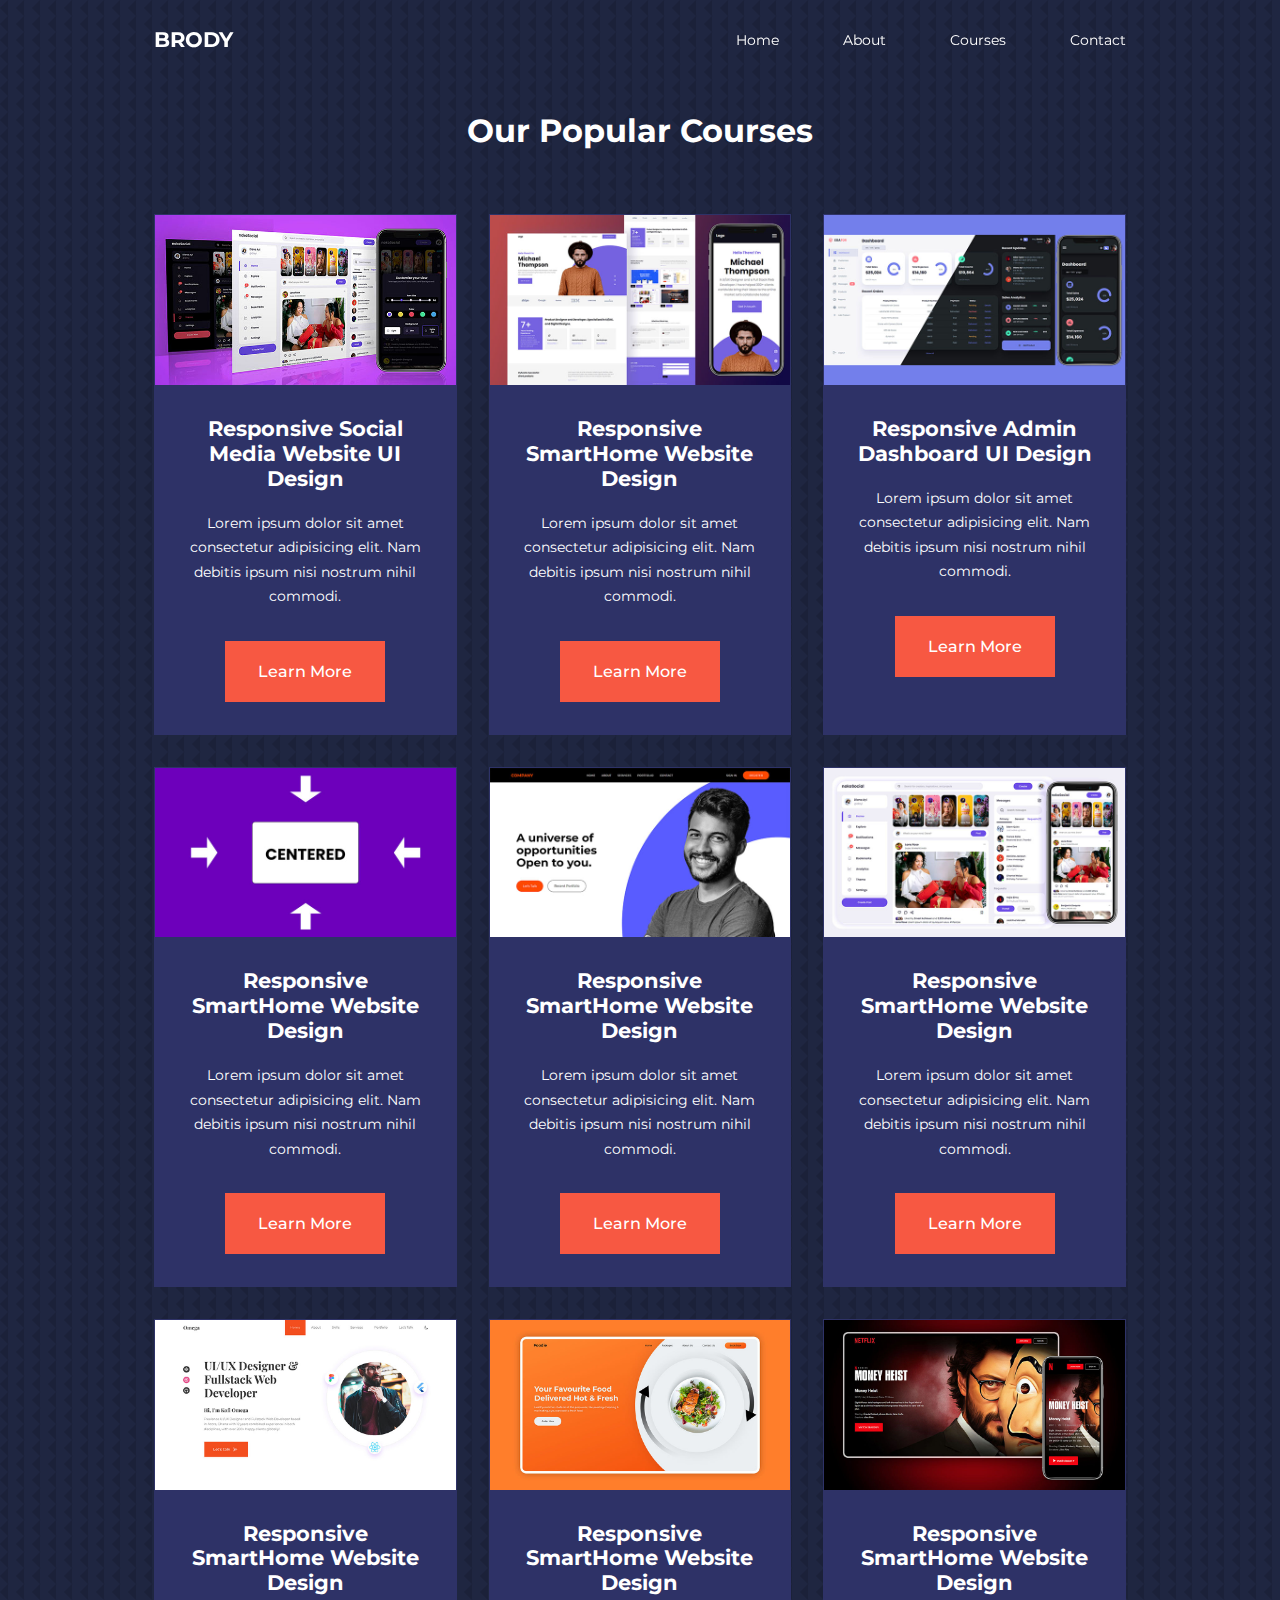
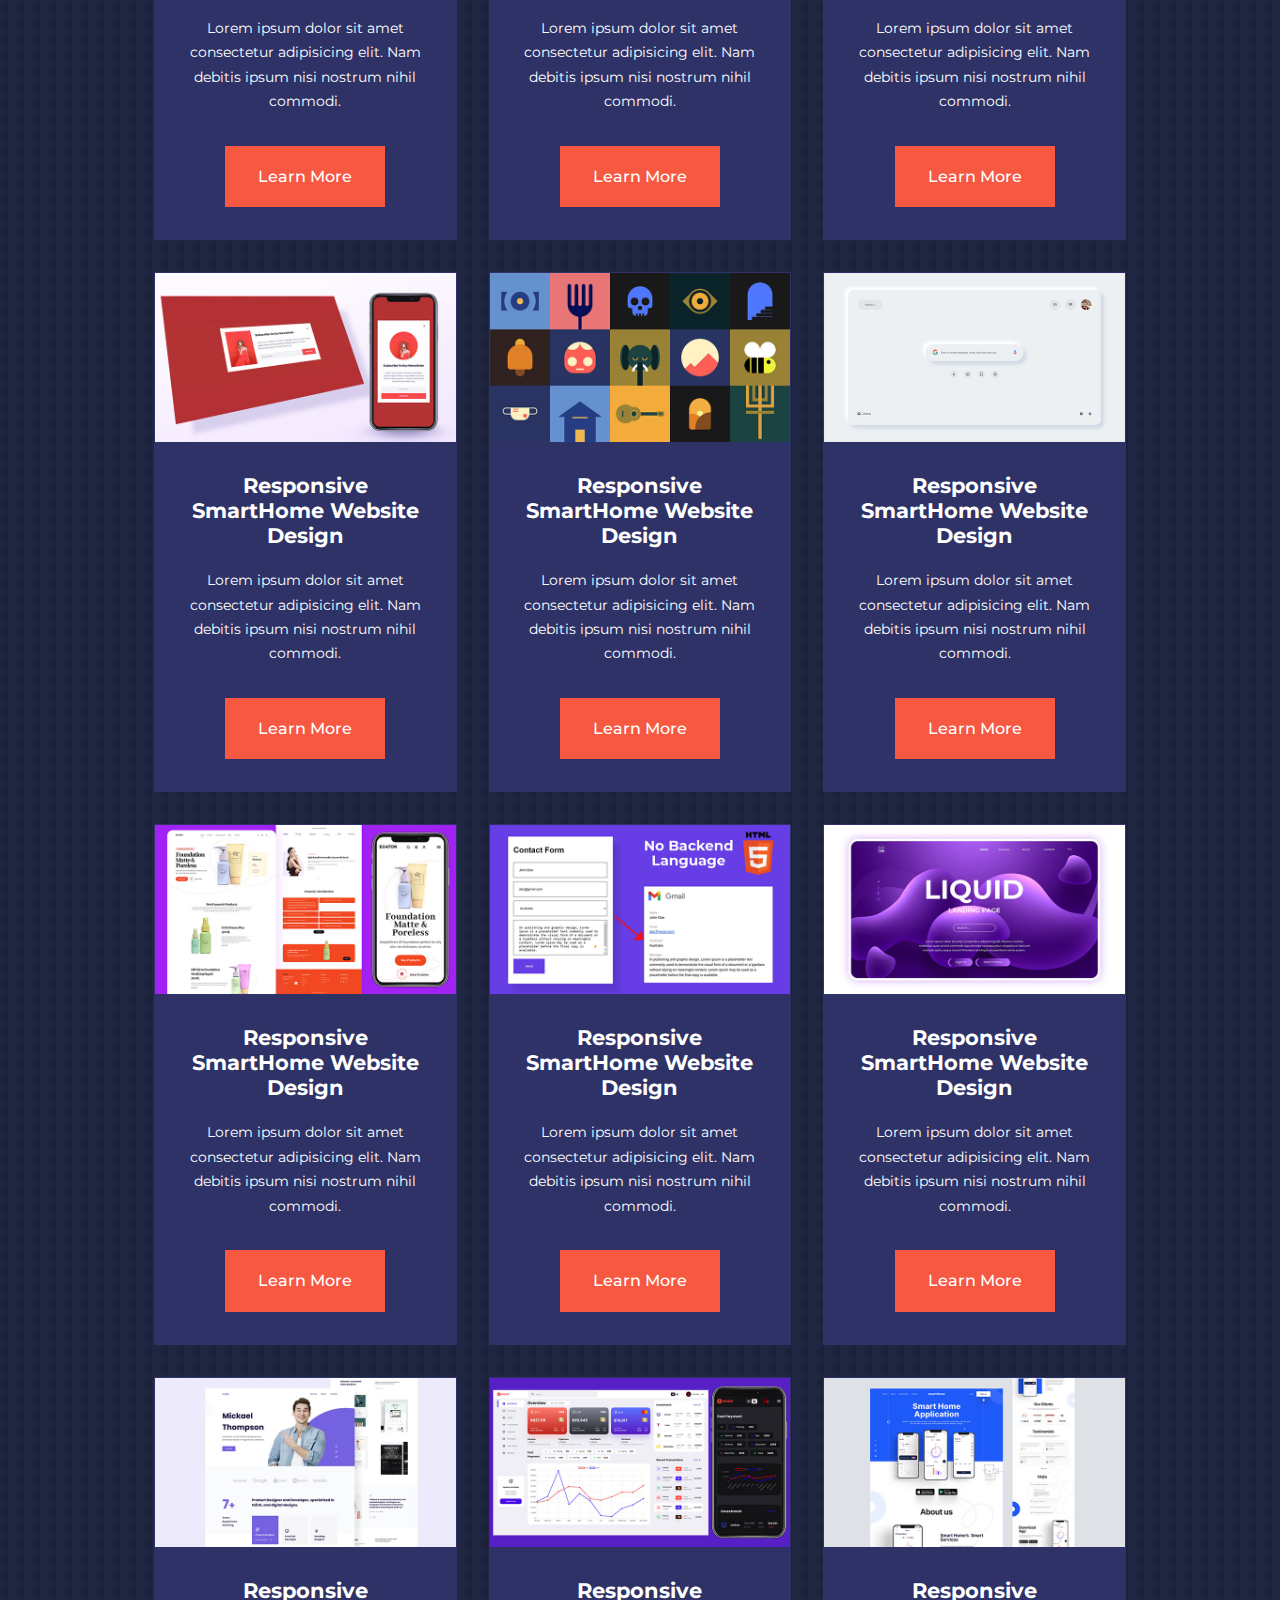
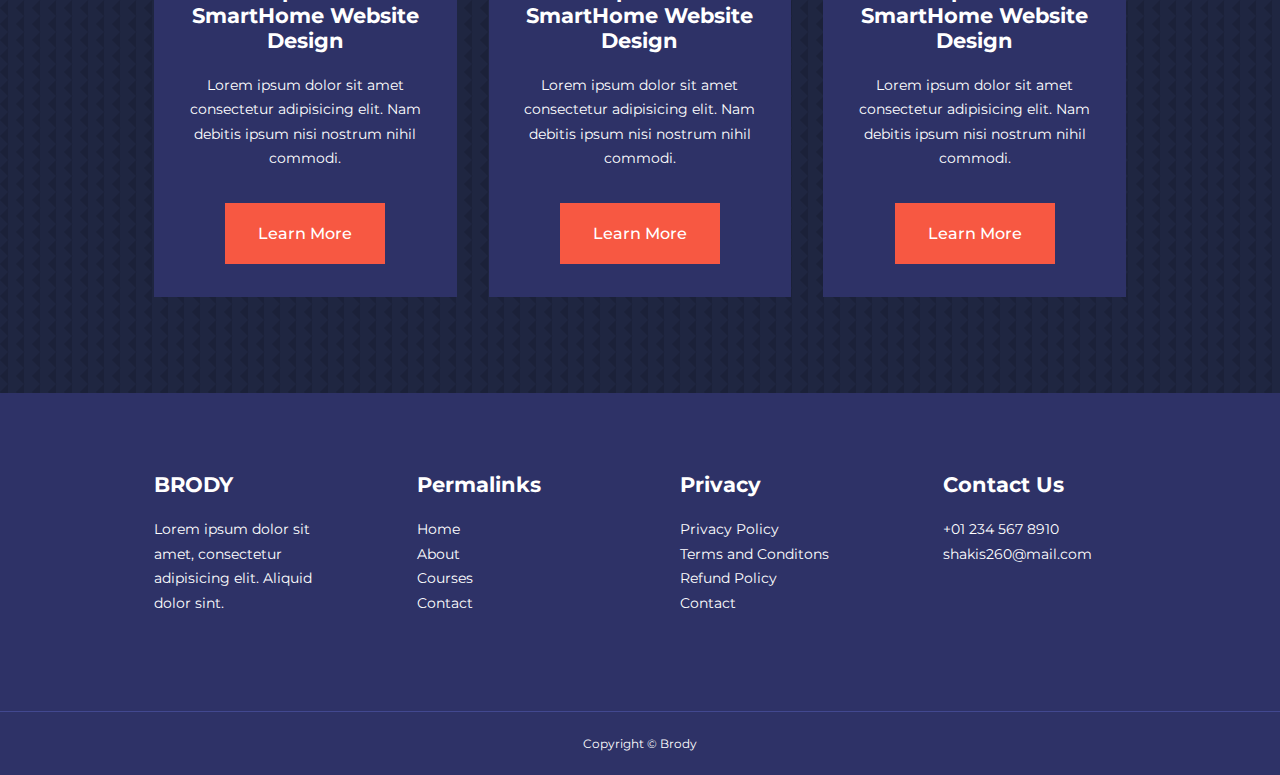
<file: courses.html>
<!DOCTYPE html>
<html lang="en">
    <head>
        <!-- character set -->
        <meta charset="UTF-8" />
        <meta http-equiv="X-UA-Compatible" content="IE=edge" />
        <!-- meta viewport tag -->
        <meta name="viewport" content="width=device-width, initial-scale=1.0" />
        <!-- page title -->
        <title>Courses Page - Education Resources</title>
        <!-- fav icon - in website tab -->
        <link rel="shortcut icon" href="favicon.ico">
        <!-- iconscout CSS -->
        <link rel="stylesheet" href="https://unicons.iconscout.com/release/v2.1.6/css/unicons.css">
        <!-- google font -->
        <link rel="preconnect" href="https://fonts.googleapis.com">
        <link rel="preconnect" href="https://fonts.gstatic.com" crossorigin>
        <link href="https://fonts.googleapis.com/css2?family=Montserrat:wght@300;400;500;600;700;800;900&display=swap" rel="stylesheet">
        <!-- custom CSS -->
        <link rel="stylesheet" href="css/main.css">
        <style>
            .courses {
                margin-top: 1rem;
            }
        </style>
    </head>
    <body>

        <!-- ======================================
            START OF NAVBAR
        ======================================= -->
        <nav>
            <div class="container nav__container">
                <a href="index.html"><h4>BRODY</h4></a>
                <ul class="nav__menu">
                    <li><a href="index.html">Home</a></li>
                    <li><a href="about.html">About</a></li>
                    <li><a href="courses.html">Courses</a></li>
                    <li><a href="contact.html">Contact</a></li>
                </ul>
                <button id="open-menu-btn"><i class="uil uil-bars"></i></button>
                <button id="close-menu-btn"><i class="uil uil-multiply"></i></button>
            </div>
        </nav>
        <!-- ======================================
            END OF NAVBAR
        ======================================= -->        
        
        <!-- ======================================
            START OF COURSES
        ======================================= -->
        <section class="courses">
            <h2>Our Popular Courses</h2>
            <div class="container courses__container">
                <article class="course">
                    <div class="course__image">
                        <img src="./img/course1.jpg" alt="#">
                    </div>
                    <div class="course__info">
                        <h4>Responsive Social Media Website UI Design</h4>
                        <p>
                            Lorem ipsum dolor sit amet consectetur adipisicing elit. Nam debitis ipsum nisi nostrum nihil commodi.
                        </p>
                        <a href="courses.html" class="btn btn-primary">Learn More</a>
                    </div>
                </article>

                <article class="course">
                    <div class="course__image">
                        <img src="./img/course2.jpg" alt="#">
                    </div>
                    <div class="course__info">
                        <h4>Responsive SmartHome Website Design</h4>
                        <p>
                            Lorem ipsum dolor sit amet consectetur adipisicing elit. Nam debitis ipsum nisi nostrum nihil commodi.
                        </p>
                        <a href="courses.html" class="btn btn-primary">Learn More</a>
                    </div>
                </article>

                <article class="course">
                    <div class="course__image">
                        <img src="./img/course3.jpg" alt="#">
                    </div>
                    <div class="course__info">
                        <h4>Responsive Admin Dashboard UI Design</h4>
                        <p>
                            Lorem ipsum dolor sit amet consectetur adipisicing elit. Nam debitis ipsum nisi nostrum nihil commodi.
                        </p>
                        <a href="courses.html" class="btn btn-primary">Learn More</a>
                    </div>
                </article>

                <article class="course">
                    <div class="course__image">
                        <img src="./img/course4.jpg" alt="#">
                    </div>
                    <div class="course__info">
                        <h4>Responsive SmartHome Website Design</h4>
                        <p>
                            Lorem ipsum dolor sit amet consectetur adipisicing elit. Nam debitis ipsum nisi nostrum nihil commodi.
                        </p>
                        <a href="courses.html" class="btn btn-primary">Learn More</a>
                    </div>
                </article>

                <article class="course">
                    <div class="course__image">
                        <img src="./img/course5.jpg" alt="#">
                    </div>
                    <div class="course__info">
                        <h4>Responsive SmartHome Website Design</h4>
                        <p>
                            Lorem ipsum dolor sit amet consectetur adipisicing elit. Nam debitis ipsum nisi nostrum nihil commodi.
                        </p>
                        <a href="courses.html" class="btn btn-primary">Learn More</a>
                    </div>
                </article>

                <article class="course">
                    <div class="course__image">
                        <img src="./img/course6.jpg" alt="#">
                    </div>
                    <div class="course__info">
                        <h4>Responsive SmartHome Website Design</h4>
                        <p>
                            Lorem ipsum dolor sit amet consectetur adipisicing elit. Nam debitis ipsum nisi nostrum nihil commodi.
                        </p>
                        <a href="courses.html" class="btn btn-primary">Learn More</a>
                    </div>
                </article>

                <article class="course">
                    <div class="course__image">
                        <img src="./img/course7.jpg" alt="#">
                    </div>
                    <div class="course__info">
                        <h4>Responsive SmartHome Website Design</h4>
                        <p>
                            Lorem ipsum dolor sit amet consectetur adipisicing elit. Nam debitis ipsum nisi nostrum nihil commodi.
                        </p>
                        <a href="courses.html" class="btn btn-primary">Learn More</a>
                    </div>
                </article>

                <article class="course">
                    <div class="course__image">
                        <img src="./img/course8.jpg" alt="#">
                    </div>
                    <div class="course__info">
                        <h4>Responsive SmartHome Website Design</h4>
                        <p>
                            Lorem ipsum dolor sit amet consectetur adipisicing elit. Nam debitis ipsum nisi nostrum nihil commodi.
                        </p>
                        <a href="courses.html" class="btn btn-primary">Learn More</a>
                    </div>
                </article>

                <article class="course">
                    <div class="course__image">
                        <img src="./img/course9.jpg" alt="#">
                    </div>
                    <div class="course__info">
                        <h4>Responsive SmartHome Website Design</h4>
                        <p>
                            Lorem ipsum dolor sit amet consectetur adipisicing elit. Nam debitis ipsum nisi nostrum nihil commodi.
                        </p>
                        <a href="courses.html" class="btn btn-primary">Learn More</a>
                    </div>
                </article>

                <article class="course">
                    <div class="course__image">
                        <img src="./img/course10.jpg" alt="#">
                    </div>
                    <div class="course__info">
                        <h4>Responsive SmartHome Website Design</h4>
                        <p>
                            Lorem ipsum dolor sit amet consectetur adipisicing elit. Nam debitis ipsum nisi nostrum nihil commodi.
                        </p>
                        <a href="courses.html" class="btn btn-primary">Learn More</a>
                    </div>
                </article>

                <article class="course">
                    <div class="course__image">
                        <img src="./img/course11.jpg" alt="#">
                    </div>
                    <div class="course__info">
                        <h4>Responsive SmartHome Website Design</h4>
                        <p>
                            Lorem ipsum dolor sit amet consectetur adipisicing elit. Nam debitis ipsum nisi nostrum nihil commodi.
                        </p>
                        <a href="courses.html" class="btn btn-primary">Learn More</a>
                    </div>
                </article>

                <article class="course">
                    <div class="course__image">
                        <img src="./img/course12.jpg" alt="#">
                    </div>
                    <div class="course__info">
                        <h4>Responsive SmartHome Website Design</h4>
                        <p>
                            Lorem ipsum dolor sit amet consectetur adipisicing elit. Nam debitis ipsum nisi nostrum nihil commodi.
                        </p>
                        <a href="courses.html" class="btn btn-primary">Learn More</a>
                    </div>
                </article>

                <article class="course">
                    <div class="course__image">
                        <img src="./img/course13.jpg" alt="#">
                    </div>
                    <div class="course__info">
                        <h4>Responsive SmartHome Website Design</h4>
                        <p>
                            Lorem ipsum dolor sit amet consectetur adipisicing elit. Nam debitis ipsum nisi nostrum nihil commodi.
                        </p>
                        <a href="courses.html" class="btn btn-primary">Learn More</a>
                    </div>
                </article>

                <article class="course">
                    <div class="course__image">
                        <img src="./img/course14.jpg" alt="#">
                    </div>
                    <div class="course__info">
                        <h4>Responsive SmartHome Website Design</h4>
                        <p>
                            Lorem ipsum dolor sit amet consectetur adipisicing elit. Nam debitis ipsum nisi nostrum nihil commodi.
                        </p>
                        <a href="courses.html" class="btn btn-primary">Learn More</a>
                    </div>
                </article>

                <article class="course">
                    <div class="course__image">
                        <img src="./img/course15.jpg" alt="#">
                    </div>
                    <div class="course__info">
                        <h4>Responsive SmartHome Website Design</h4>
                        <p>
                            Lorem ipsum dolor sit amet consectetur adipisicing elit. Nam debitis ipsum nisi nostrum nihil commodi.
                        </p>
                        <a href="courses.html" class="btn btn-primary">Learn More</a>
                    </div>
                </article>

                <article class="course">
                    <div class="course__image">
                        <img src="./img/course16.jpg" alt="#">
                    </div>
                    <div class="course__info">
                        <h4>Responsive SmartHome Website Design</h4>
                        <p>
                            Lorem ipsum dolor sit amet consectetur adipisicing elit. Nam debitis ipsum nisi nostrum nihil commodi.
                        </p>
                        <a href="courses.html" class="btn btn-primary">Learn More</a>
                    </div>
                </article>

                <article class="course">
                    <div class="course__image">
                        <img src="./img/course17.jpg" alt="#">
                    </div>
                    <div class="course__info">
                        <h4>Responsive SmartHome Website Design</h4>
                        <p>
                            Lorem ipsum dolor sit amet consectetur adipisicing elit. Nam debitis ipsum nisi nostrum nihil commodi.
                        </p>
                        <a href="courses.html" class="btn btn-primary">Learn More</a>
                    </div>
                </article>

                <article class="course">
                    <div class="course__image">
                        <img src="./img/course18.jpg" alt="#">
                    </div>
                    <div class="course__info">
                        <h4>Responsive SmartHome Website Design</h4>
                        <p>
                            Lorem ipsum dolor sit amet consectetur adipisicing elit. Nam debitis ipsum nisi nostrum nihil commodi.
                        </p>
                        <a href="courses.html" class="btn btn-primary">Learn More</a>
                    </div>
                </article>
            </div>
        </section>
        <!-- ======================================
            END OF COURSES
        ======================================= -->

        <!-- ======================================
            START OF FOOTER
        ======================================= -->
        <footer class="footer">
            <div class="container footer__container">
                <div class="footer__1">
                    <a href="index.html" class="footer__logo">
                        <h4>BRODY</h4>
                    </a>
                    <p>Lorem ipsum dolor sit amet, consectetur adipisicing elit. Aliquid dolor sint.</p>
                </div>
                
                <div class="footer__2">
                    <h4>Permalinks</h4>
                    <ul class="permalinks">
                        <li><a href="index.html">Home</a></li>
                        <li><a href="about.html">About</a></li>
                        <li><a href="courses.html">Courses</a></li>
                        <li><a href="contact.html">Contact</a></li>
                    </ul>
                </div>

                <div class="footer__3">
                    <h4>Privacy</h4>
                    <ul class="privacy">
                        <li><a href="#">Privacy Policy</a></li>
                        <li><a href="#">Terms and Conditons</a></li>
                        <li><a href="#">Refund Policy</a></li>
                        <li><a href="#">Contact</a></li>
                    </ul>
                </div>

                <div class="footer__4">
                    <h4>Contact Us</h4>
                    <div>
                        <p>
                            <a href="tel:+01234567810">+01 234 567 8910</a>
                        </p>
                        <p>
                            <a href="mail:shakis260@mail.com">shakis260@mail.com</a>
                        </p>
                    </div>
                    <ul class="footer__socials">
                        <li>
                            <a href="#"><i class="uil uil-facebook-f"></i></a>
                        </li>
                        <li>
                            <a href="#"><i class="uil uil-instagram-alt"></i></a>
                        </li>
                        <li>
                            <a href="#"><i class="uil uil-twitter"></i></a>
                        </li>
                        <li>
                            <a href="#"><i class="uil uil-linkedin-alt"></i></a>
                        </li>
                    </ul>
                </div>
            </div>
            <div class="footer__copyright">
                <small>Copyright &copy Brody</small>
            </div>
        </footer>
        <!-- ======================================
            END OF FOOTER
        ======================================= -->

        <!-- custom JS -->
        <script src="js/main.js"></script>
        
    </body>
</html>
</file>
<file: css/about.css>
/* ======================================
    START OF ABOUT ACHIEVEMENT
====================================== */
.about__achievements {
    margin-top: 3rem;
}

.about__achievements-container {
    display: grid;
    gap: 5rem;
    grid-template-columns: 40% 60%;
}

.about__achievements-right p {
    margin: 1.6rem 0 2.5rem;
}

.achievements__cards{
    display: grid;
    gap: 1.5rem;
    grid-template-columns: repeat(3, 1fr);
}

.achievement__card {
    background: var(--color-bg1);
    border-radius: 1rem;
    padding: 1.6rem;
    text-align: center;
    transition: var(--transition);
}

.achievement__card:hover {
    background: var(--color-bg2);
    box-shadow: 0 3rem 3rem rgba(0, 0, 0, 0.3);
}

.achievement__icon {
    background: var(--color-danger);
    border-radius: 1rem;
    display: inline-block;
    font-size: 2rem;
    margin-bottom: 2rem;
    padding: 0.6rem;
}

.achievement__card:nth-child(2) .achievement__icon {
    background: var(--color-success);
}

.achievement__card:nth-child(3) .achievement__icon {
    background: var(--color-primary);
}

.achievement__card p {
    margin-top: 1rem;
}
/* ======================================
    END OF ABOUT ACHIEVEMENT
====================================== */

/* ======================================
    START OF ABOUT TEAM
====================================== */
.team {
    background: var(--color-bg1);
    box-shadow: inset 0 0 3rem rgba(0, 0, 0, 0.5);
}

.team__container{
    display: grid;
    gap: 2rem;
    grid-template-columns: repeat(4, 1fr);
}

.team__member {
    background: var(--color-bg2);
    border: 1px solid transparent;
    overflow: hidden;
    padding: 2rem;
    position: relative;
    transition: var(--transition);
}

.team__member:hover {
    background: var(--transparent);
    border-color: var(--color-primary)
}

.team__member-image img {
    filter: saturate(0)
}

.team__member:hover img {
    filter: saturate(1)
}

.team__member-info * {
    text-align: center;
    margin-top: 1.4rem;
}

.team__member-info p {
    color: var(--color-light)
}

.team__member-socials {
    background: var(--color-primary);
    border-radius: 1rem 0 0 1rem;
    box-shadow: -2rem 0 2rem rgba(0, 0, 0, 0.3);
    display: flex;
    flex-direction: column;
    position: absolute;
    right: -100%;
    top: 50%;
    transform: translateY(-50%);
    transition: var(--transition);
}

.team__member:hover .team__member-socials {
    right: 0;
}

.team__member-socials a {
    padding: 1rem;
}
/* ======================================
    END OF ABOUT TEAM
====================================== */
</file>
<file: css/contact.css>
/* ======================================
    START OF CONTACT 
====================================== */
.contact__container {
    background: var(--color-bg1);
    border-radius: 1rem;
    display: grid;
    gap: 4rem;
    grid-template-columns: 40% 60%;
    height: 30rem;
    margin: 7rem auto;
    padding: 4rem;
}

/* ======= ASIDE ======= */
.contact__aside {
    background: var(--color-primary);
    border-radius: 1rem;
    bottom: 10rem;
    padding: 3rem;
    position: relative;
}

.aside__image {
    margin-bottom: 2rem;
    width: 12rem;
}

.contact__aside h2 {
    margin-bottom: 1rem;
    text-align: left;
}

.contact__aside p {
    font-size: 0.9rem;
    margin-bottom: 2rem;
}

.contact__details li {
    align-items: center;
    display: flex;
    gap: 1rem;
    margin-bottom: 1rem;
}

/* ======= SOCIALS ======= */
.contact__socials {
    display: flex;
    gap: 0.8rem;
    margin-top: 3rem;
}

.contact__socials a {
    background: var(--color-bg2);
    border-radius: 50%;
    font-size: 0.9rem;
    padding: 0.5rem;
    transition: var(--transition);
}

.contact__socials a:hover {
    background: transparent;
}

/* ======= FORM ======= */
.contact__form {
    display: flex;
    flex-direction: column;
    gap: 1.2rem;
    margin-right: 4rem;
}

.form__name {
    display: flex;
    gap: 1.2rem;
}

.contact__form input[type="text"] {
    width:50%;
}

input,
textarea {
    background: var(--color-bg);
    color: var(--color-white);
    padding: 1rem;
    width: 100%;
}

.contact__form .btn {
    cursor: pointer;
    margin-top: 1rem;
    width: max-content;
}

/* ======================================
    START MEDIA QUIERES FOR TABLETS
====================================== */
@media screen and (max-width: 1024px) {

    .contact {
        padding-bottom: 0;
    }
    
    .contact__container {
        gap: 1.5rem;
        height: auto;
        margin-top: 3rem;
        padding: 1.5rem;
    }

    .contact__aside {
        bottom: 0;
        padding: 1.5rem;
        width: auto;
    }

    .contact__form {
        align-self: center;
        margin-right: 1.5rem;
    }
}
/* ======================================
    END MEDIA QUIERES FOR TABLETS
====================================== */

/* ======================================
    START MEDIA QUIERES FOR PHONES
====================================== */
@media screen and (max-width: 600px) {

    .contact__container {
        gap: 3rem;
        grid-template-columns: 1fr;
        margin-top: 0;
        padding: 0;
    }

    .contact__form {
        margin: 0 1.5rem 3rem;
    }

    .form__name {
        flex-direction: column;
    }
    
    .form__name input[type="text"] {
        width: 100%;
    }
}
</file>
<file: css/main.css>
/* ======================================
    START OF RESETS
====================================== */
* {
    border:0;
    box-sizing: border-box;
    list-style: none;
    margin:0;
    outline:0;
    padding:0;
    text-decoration: none;
}

:root {
    --color-primary: #6c63ff;
    --color-success: #00bf8e;
    --color-warning: #f7c94b;
    --color-danger: #f75842;
    --color-daner-variant: rgba(247, 88, 66, 0.4);
    --color-white: #fff;
    --color-light: rgba(255, 255, 255, 0.7);
    --color-black: #000;
    --color-transparent: transparent;
    --color-bg: #1f2641;
    --color-bg1: #2e3267;
    --color-bg2: #424890;

    --container-width-lg: 76%;
    --container-width-md: 90%;
    --container-width-sm: 94%;

    --transition: all 400ms ease;
}

body {
    background: var(--color-bg);
    background-image: url('../img/bg-texture.png');
    color: var(--color-white);
    font-family: 'Montserrat', sans-serif;
    line-height: 1.7;
}

.container {
    margin: 0 auto;
    width: var(--container-width-lg);
}

section {
    padding: 6rem 0;
}

section h2 {
    margin-bottom: 4rem;
    text-align: center;
}

h1,
h2,
h3,
h4,
h5 {
    line-height: 1.2;
}

h1 {
    font-size: 2.4rem;
}

h2 {
    font-size: 2.0rem;
}

h3 {
    font-size: 1.6rem;
}

h4 {
    font-size: 1.3rem;
}

a {
    color: var(--color-white);
}

img {
    display: block;
    object-fit: cover;
    width: 100%;
}
/* ======================================
    END OF RESETS
====================================== */

/* ======================================
    START OF BUTTONS
====================================== */
.btn {
    background: var(--color-white);
    border: 1px solid transparent;
    color: var(--color-black);
    display: inline-block;
    font-weight: 500;
    padding: 1rem 2rem;
    transition: var(--transition);
}

.btn:hover {
    background: transparent;
    border-color: var(--color-white);
    color: var(--color-white);
}

.btn-primary {
    background: var(--color-danger);
    color: var(--color-white);
}
/* ======================================
    END OF BUTTONS
====================================== */

/* ======================================
    START OF NAVBAR
====================================== */
nav {
    background: var(--color-transparent);
    height: 5rem;
    position: fixed;
    top: 0;
    transition: var(--transition);
    width: 100vw;
    z-index: 11;
}

.window-scroll {
    background: var(--color-primary);
    transition: var(--transition);
}

nav button {
    display: none;
}

.nav__container {
    align-items: center;
    display: flex;
    height:100%;
    justify-content: space-between;
}

.nav__menu {
    align-items: center;
    display: flex;
    gap: 4rem;
}

.nav__menu a {
    font-size: 0.9rem;
    transition: var(--transition);
}

.nav__menu a:hover {
    color: var(--color-bg2);
}
/* ======================================
    END OF NAVBAR
====================================== */

/* ======================================
    START OF HERO HEADER
====================================== */
header {
    height: 70vh;
    margin-bottom: 5rem;
    overflow: hidden;
    position: relative;
    top: 5rem;
}

.header__container {
    align-items: center;
    display: grid;
    gap: 5rem;
    grid-template-columns: 1fr 1fr;
    height: 100%;
}

.header__left p {
    margin: 1rem 0 2.4rem;
}
/* ======================================
    END OF HERO HEADER
====================================== */

/* ======================================
    START OF CATEGORIES
====================================== */
.categories {
    background: var(--color-bg1);
    height: 32rem;
}

.categories h1 {
    line-height: 1;
    margin-bottom: 3rem;
}

.categories__container {
    display: grid;
    grid-template-columns: 40% 60%;
}

.categories__left {
    margin-right: 4rem;
}

.categories__left p {
    margin: 1rem 0 3rem;
}

.categories__right {
    display: grid;
    gap: 1.2rem;
    grid-template-columns: repeat(3, 1fr);
}

.category {
    background: var(--color-bg2);
    border-radius: 2rem;
    padding: 2rem;
    transition: var(--transition);
}

.category:hover {
    box-shadow: 0 3rem 3rem rgba(0, 0, 0, 0.3);
    z-index: 1;
}

.category:nth-child(2) .category__icon {
    background: var(--color-danger);
}

.category:nth-child(3) .category__icon {
    background: var(--color-success);
}

.category:nth-child(4) .category__icon {
    background: var(--color-warning);
}

.category:nth-child(5) .category__icon {
    background: var(--color-success);
}

.category__icon {
    background: var(--color-primary);
    border-radius: 0.9rem;
    padding: 0.7rem;
}

.category h5 {
    margin: 2rem 0 1rem;
}

.category p {
    font-size: 0.85rem;
}
/* ======================================
    END OF CATEGORIES
====================================== */

/* ======================================
    START OF COURSES
====================================== */
.courses {
    margin-top: 10rem;
}

.courses__container {
    display: grid;
    gap: 2rem;
    grid-template-columns: repeat(3, 1fr);
} 

.course {
    background: var(--color-bg1);
    border: 1px solid transparent;
    text-align: center;
    transition: var(--transition);
}

.course:hover {
    background: var(--color-transparent);
    border-color: var(--color-primary);
}

.course__info {
    padding: 2rem;
}

.course__info p {
    font-size: 0.9rem;
    margin: 1.2rem 0 2rem;
}
/* ======================================
    END OF COURSES
====================================== */

/* ======================================
    START OF FAQs
====================================== */
.faqs {
    background: var(--color-bg1);
    box-shadow: inset 0 0 3rem rgba(0, 0, 0, 0.5);
}

.faqs__container {
    display: grid;
    grid-template-columns: 1fr 1fr;
    gap: 1rem;
}

.faq {
    align-items: center;
    background: var(--color-primary);
    cursor: pointer;
    display: flex;
    gap: 1.4rem;
    height: fit-content;
    padding: 2rem;
}

.faq h4 {
    font-size: 1rem;
    line-height: 2.2;
}

.faq__icon {
    align-self: flex-start;
    font-size: 1.2rem;
}

.faq p {
    display: none;
    margin-top: 0.8rem;
}

.faq.open p {
    display: block;
}
/* ======================================
    END OF FAQs
====================================== */

/* ======================================
    START OF TESTIMONIALS
====================================== */
.testimonials__container {
    margin-bottom: 5rem;
    position: relative;
    overflow-x: hidden;
}

.testimonial {
    padding-top: 2rem;
}

.avatar {
    border: 1rem solid var(--color-bg1);
    border-radius: 50%;
    height: 6rem;
    margin: 0 auto 1rem;
    overflow: hidden;
    width: 6rem;
}

.testimonial__info {
    text-align: center;
}

.testimonial__body {
    background: var(--color-primary);
    margin-top: 3rem;
    padding: 2rem;
    position: relative;
}

.testimonial__body::before {
    background: linear-gradient(135deg, transparent, var(--color-primary), var(--color-primary), var(--color-primary));
    content: "";
    display: block;
    height: 3rem;
    left: 45%;
    position: absolute;
    top: -1.5rem;
    transform: rotate(45deg);
    width: 3rem;
}
/* ======================================
    END OF TESTIMONIALS
====================================== */

/* ======================================
    START OF FOOTER
====================================== */
footer {
    background: var(--color-bg1);
    font-size: 0.9rem;
    padding-top: 5rem;
}

.footer__container {
    display: grid;
    gap: 5rem;
    grid-template-columns: repeat(4, 1fr);
}

.footer__container > div h4 {
    margin-bottom: 1.2rem;
}

.footer__1 p {
    margin: 0 0 2rem;
}

footer ui li {
    margin-bottom: 0.7rem;
}

footer ul li a:hover {
    text-decoration: underline;
}

.footer__socials {
    display: flex;
    font-size: 1.2rem;
    gap: 1rem;
    margin-top: 2rem;
}

.footer__copyright {
    border-top: 1px solid var(--color-bg2);
    margin-top: 4rem;
    padding: 1.2rem 0;
    text-align: center;
}
/* ======================================
    END OF FOOTER
====================================== */


/* ======================================
    START MEDIA QUIERES FOR TABLETS
====================================== */
@media screen and (max-width: 1024px) {
    /* ======= RESETS ======= */
    .container {
        width: var(--container-width-md);
    }

    h1 {
        font-size: 2.2rem;
    }

    h2 {
        font-size: 1.7rem;
    }

    h3 {
        font-size: 1.4rem;
    }

    h4 {
        font-size: 1.2rem;
    }

    /* ======= NAVBAR ======= */
    nav button {
        background: var(--transition);
        color: var(--color-white);
        cursor: pointer;
        display: inline-block;
        font-size: 1.8rem;
    }

    nav button#close-menu-btn {
        display: none;
    }

    .nav__menu {
        display: none;
        flex-direction: column;
        gap: 0;
        height: fit-content;
        right: 0;
        position: fixed;
        top: 5rem;
        width: 18rem;
    }

    .nav__menu li {
        animation: animateNavItems 400ms linear forwards;
        height: 5.8rem;
        opacity: 0;
        transform-origin: top right;
        width: 100%;
    }

    .nav__menu li:nth-child(2) {
        animation-delay: 0.1s;
    }

    .nav__menu li:nth-child(3) {
        animation-delay: 0.2s;
    }

    .nav__menu li:nth-child(4) {
        animation-delay: 0.3s;
    }

    @keyframes animateNavItems {
        0% {
            transform: rotateZ(-90deg) rotateX(90deg) scale(0.1);
        }
        100% {
            opacity: 1;
            transform: rotateZ(0) rotateX(0) scale(1);
        }
    }

    .nav__menu li a {
        background: var(--color-primary);
        box-shadow: -4rem 6rem 10rem rgba(0, 0, 0, 0.6);
        display: grid;
        place-items: center;
        height: 100%;
        width: 100%;
    }

    .nav__menu li a:hover {
        background: var(--color-bg2);
        color: var(--color-white);
    }

    /* ======= HEADER ======= */
    header {
        height: 52vh;
        margin-bottom: 4rem;
    }
    .header__container {
        gap: 0;
        padding-bottom: 3rem;
    }

    /* ======= CATEGORIES ======= */
    .categories {
        height: auto;
    }
    .categories__container {
        gap: 3rem;
        grid-template-columns: 1fr;
    }

    .categories__left {
        margin-left: 0;
    }

    /* ======= COURSES ======= */
    .courses {
        margin-top: 0;
    }

    .courses__container {
        grid-template-columns: 1fr 1fr 1fr;
    }

    /* ======= FAQS ======= */
    .faqs__container {
        grid-template-columns: 1fr;
    }

    .faq {
        padding: 1.5rem;
    }

    /* ======= FOOTER ======= */
    .footer__container {
        grid-template-columns: 1fr 1fr;
    }
}
/* ======================================
    END MEDIA QUIERES FOR TABLETS
====================================== */

/* ======================================
    START MEDIA QUIERES FOR PHONES
====================================== */
@media screen and (max-width: 600px) {
    /* ======= RESETS ======= */
    .container {
        width: var(--container-width-sm);
    }

    /* ======= NAVBAR ======= */
    .nav__menu {
        right: 3%;
    }

    /* ======= HEADER ======= */
    header {
        height: 100vh;
    }

    .header__container {
        grid-template-columns: 1fr;
        margin-top: 0;
        text-align: center;
    }

    .header__left p {
        margin-bottom: 1.3rem;
    }

    /* ======= CATEGORIES ======= */
    .categories__left {
        margin-right:0;
    }

    .categories__right {
        gap: 0.7rem;
        grid-template-columns: 1fr 1fr;
    }

    .category {
        border-radius: 1rem;
        padding: 1rem;
    }

    .category__icon {
        display: inline-block;
        margin-top: 4px;
    }

    /* ======= COURSES ======= */
    .courses__container {
        grid-template-columns: 1fr;
    }

    /* ======= TESTIMONIALS ======= */
    .testimonial__body {
        padding: 1.2rem;
    }

    /* ======= FOOTER ======= */
    .footer__container {
        gap: 2rem;
        grid-template-columns: 1fr;
        text-align: center;
    }

    .footer__1 p {
        margin: 1rem auto;
    }

    .footer__socials {
        justify-content: center;
    }
    
}
/* ======================================
    END MEDIA QUIERES FOR PHONES
====================================== */
</file>
